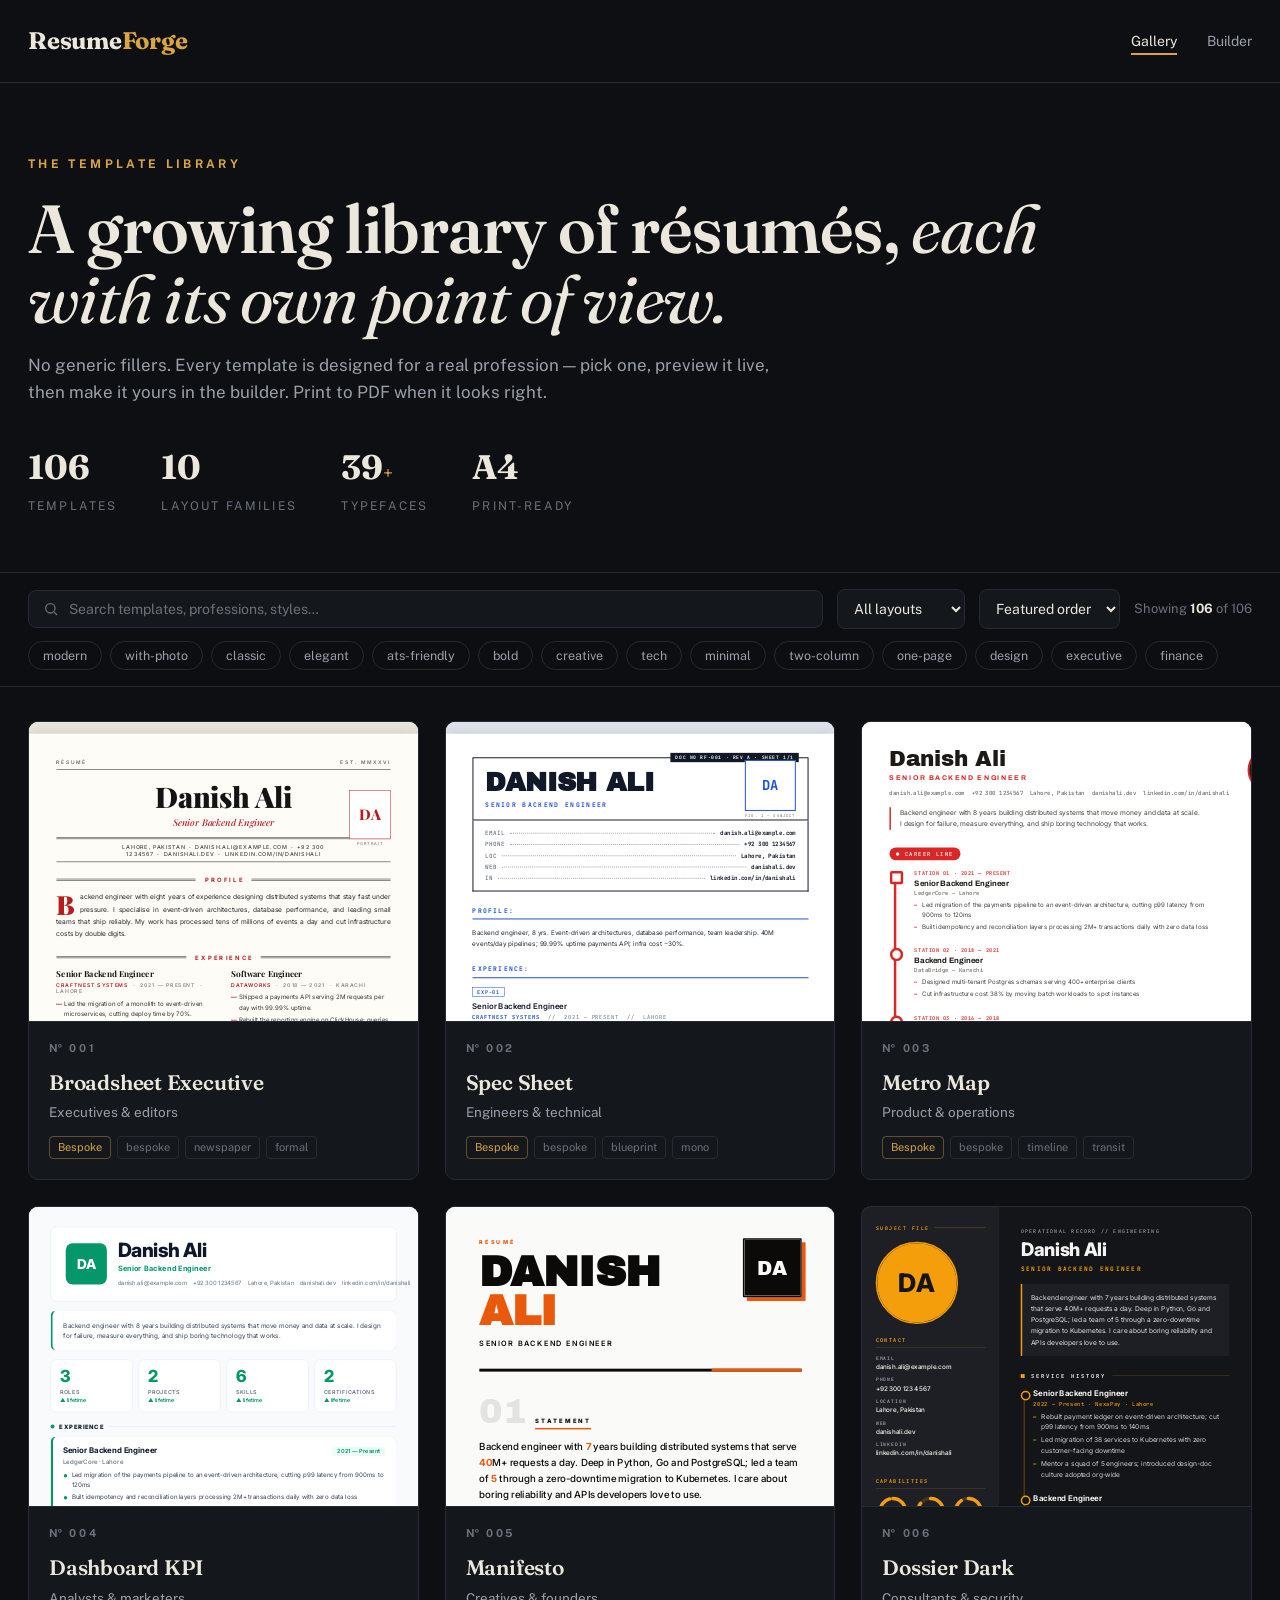
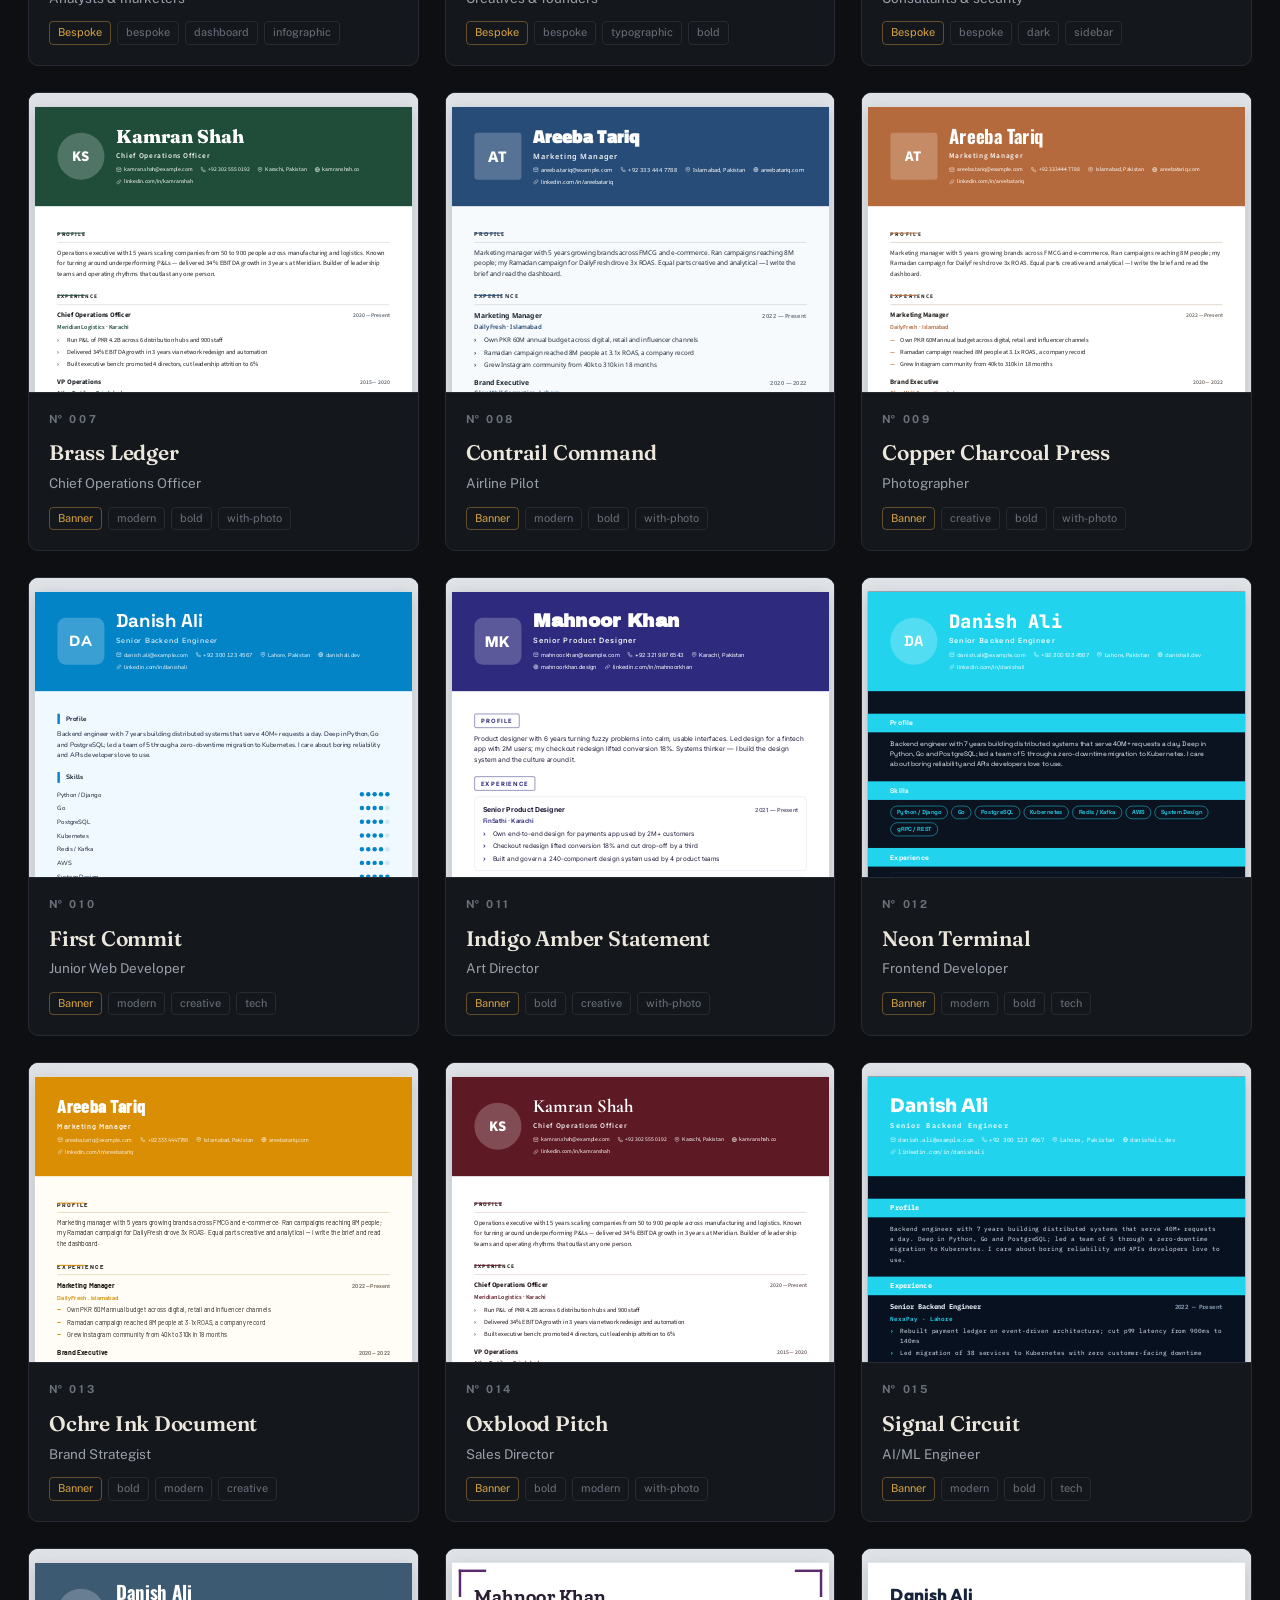
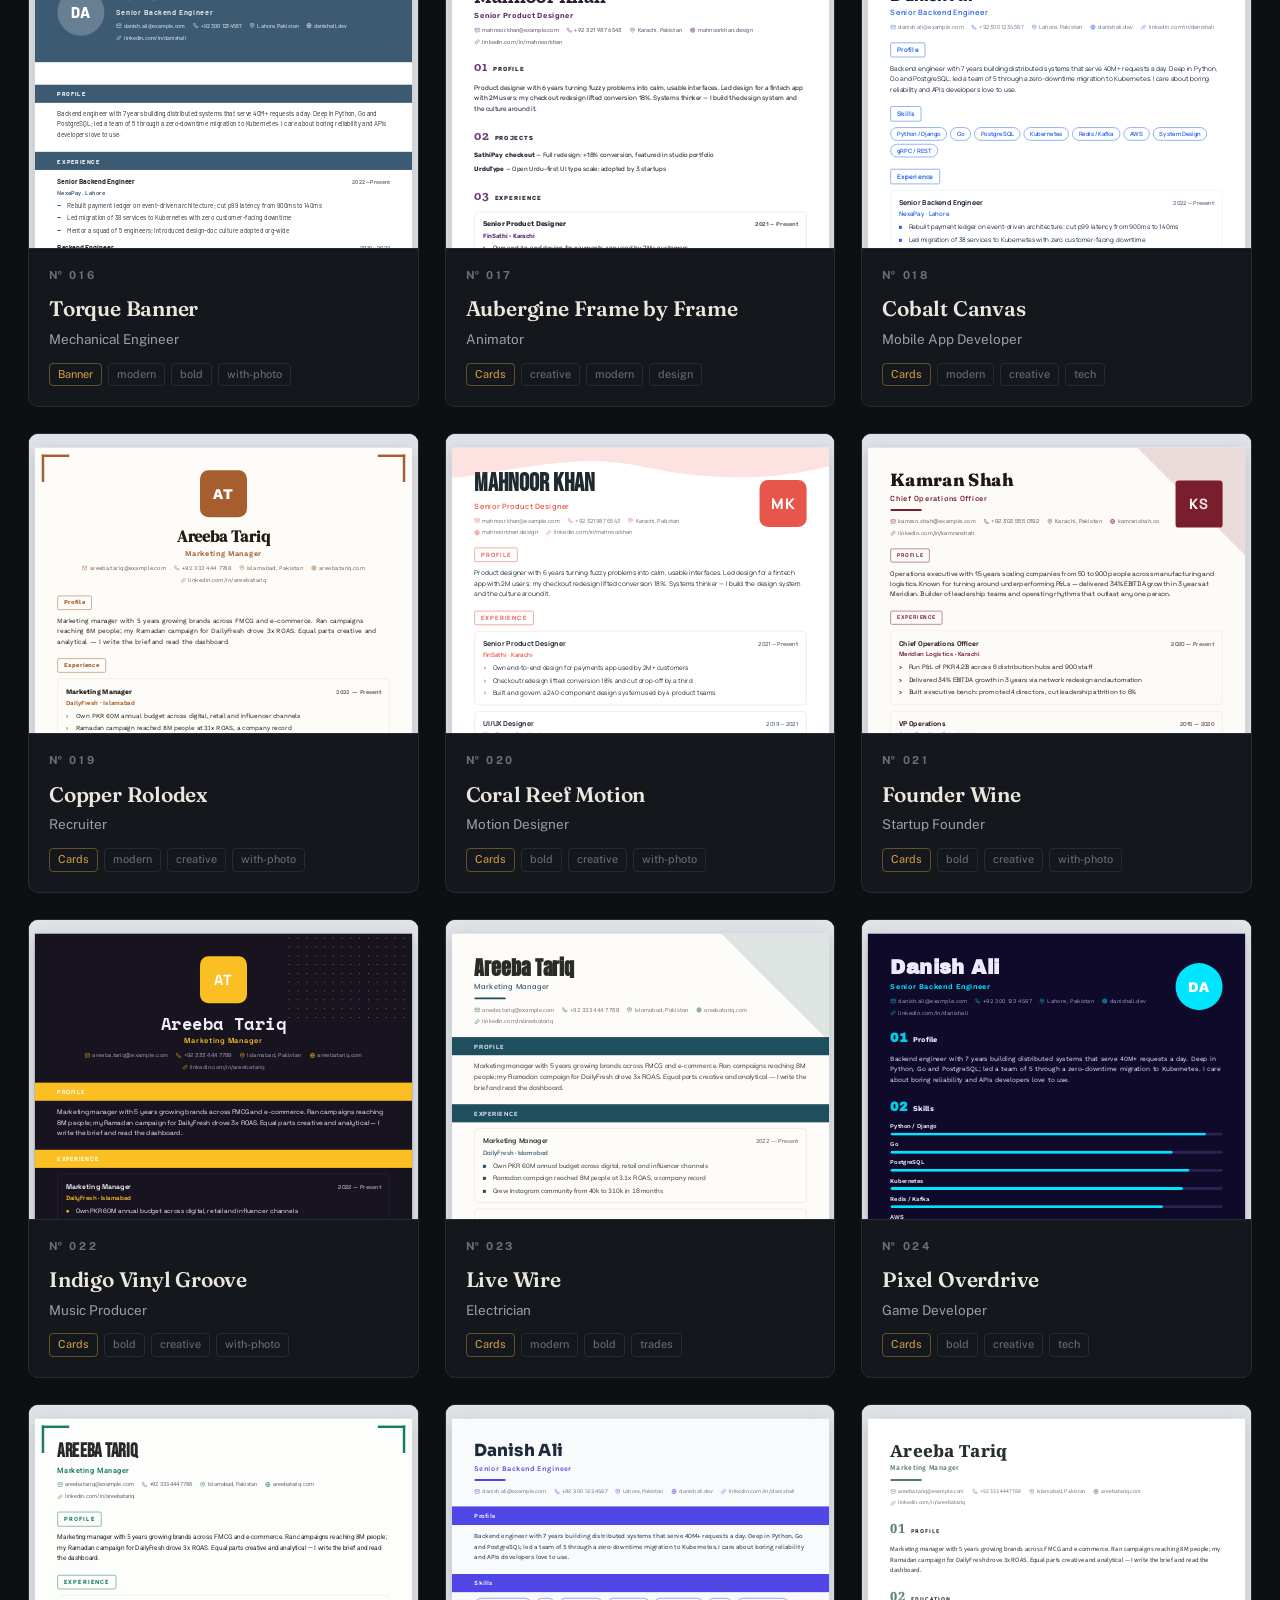
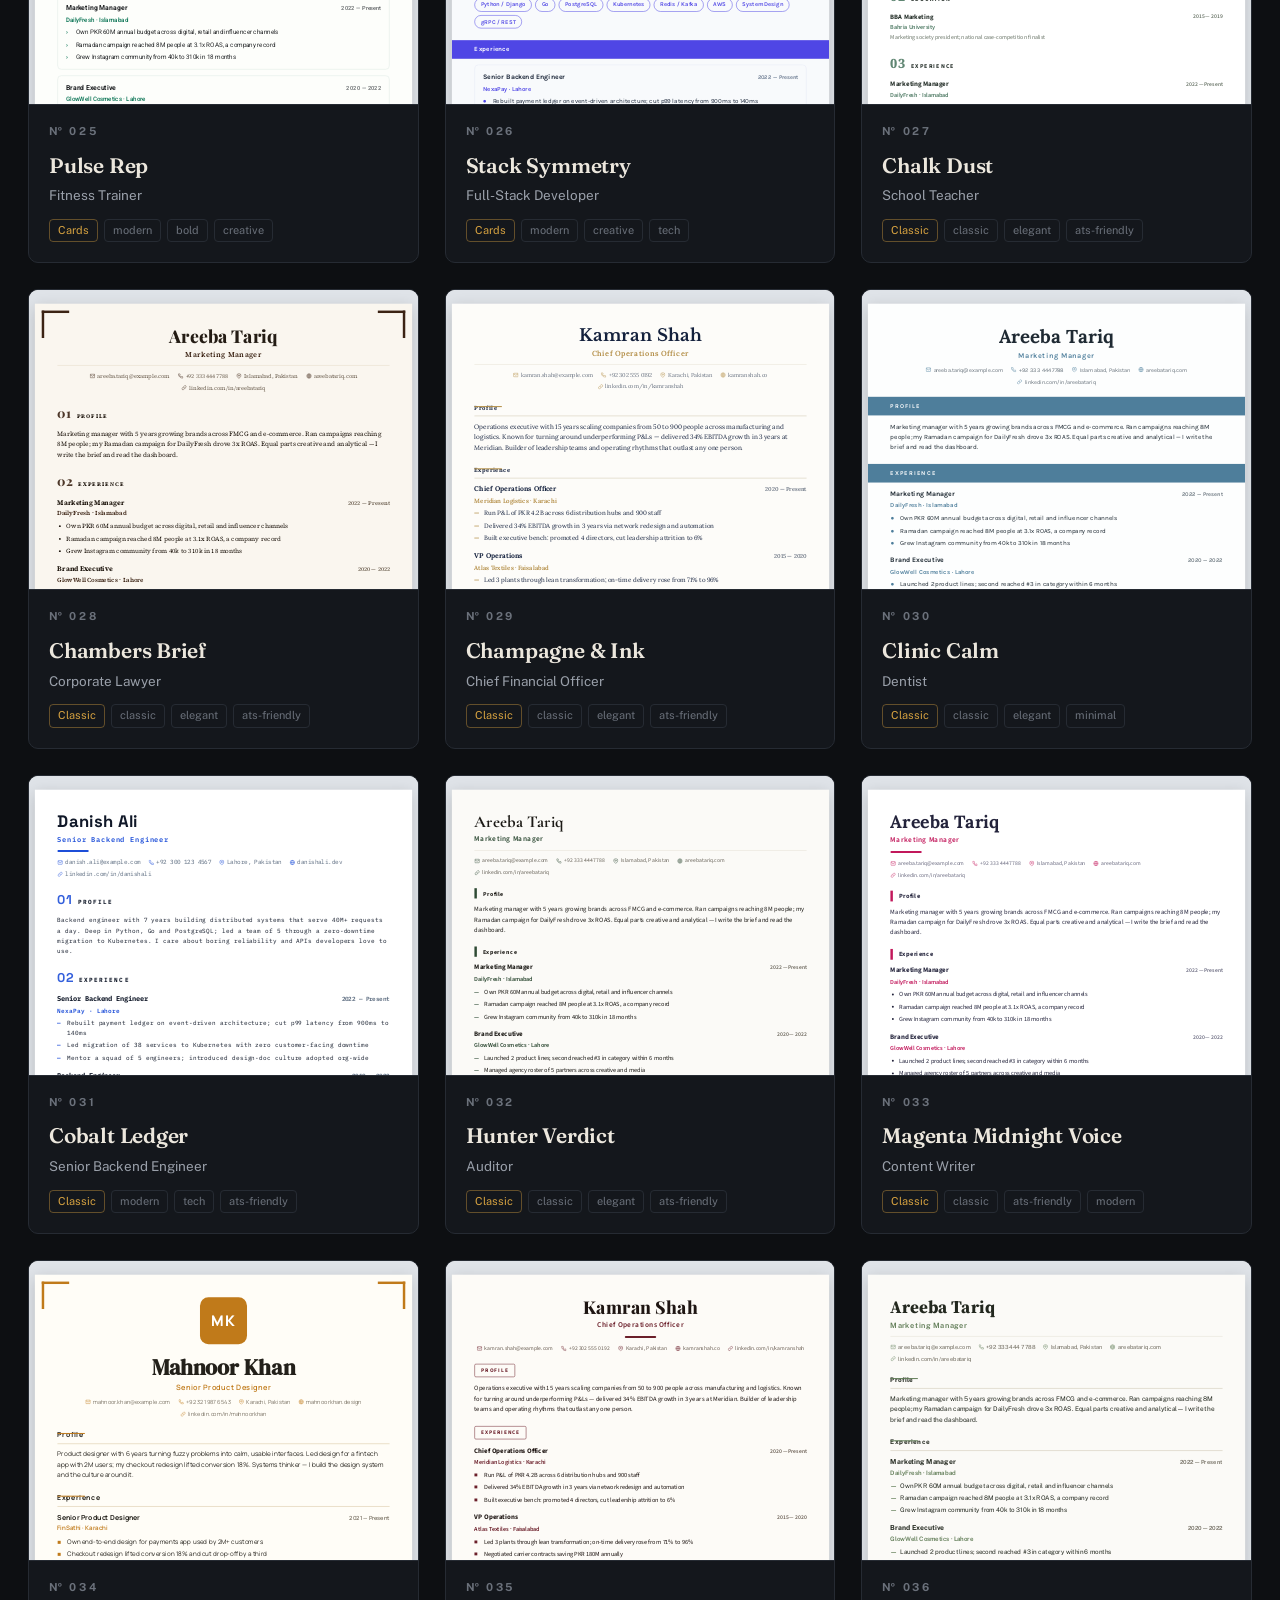
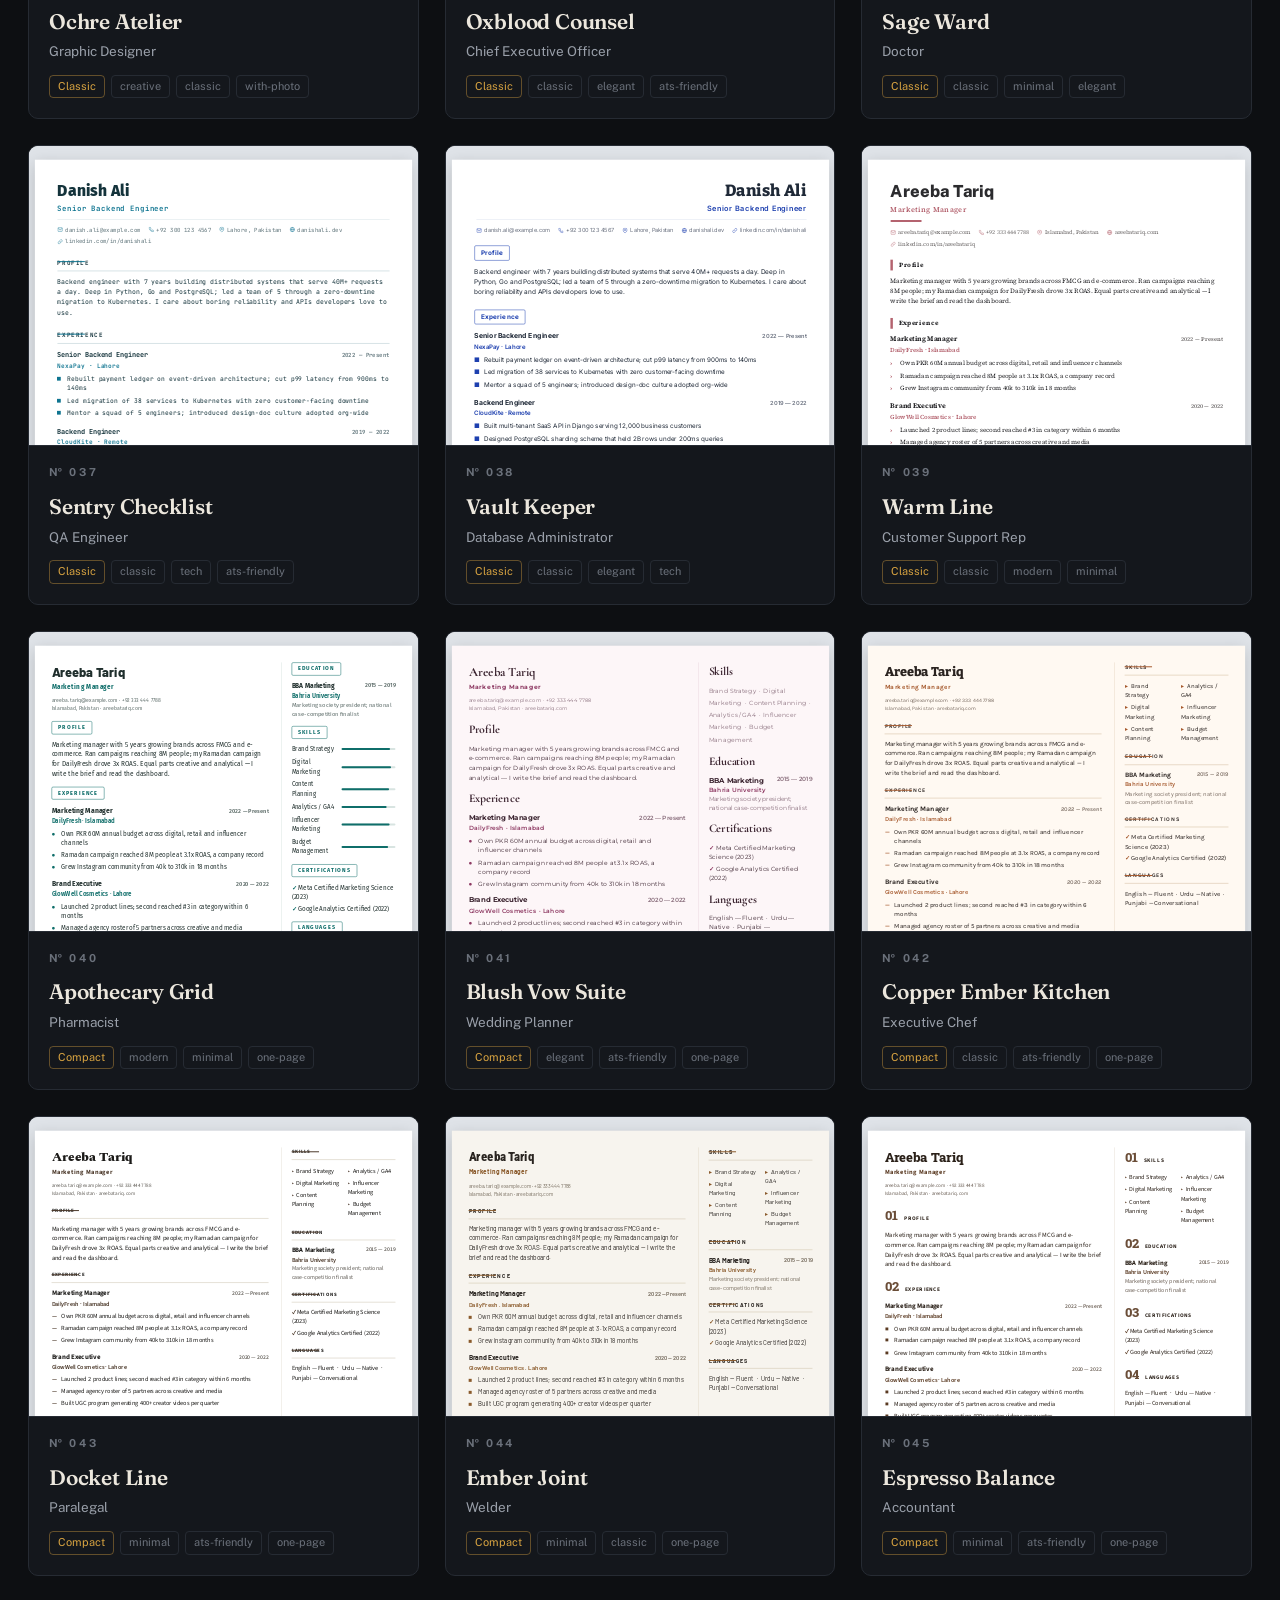
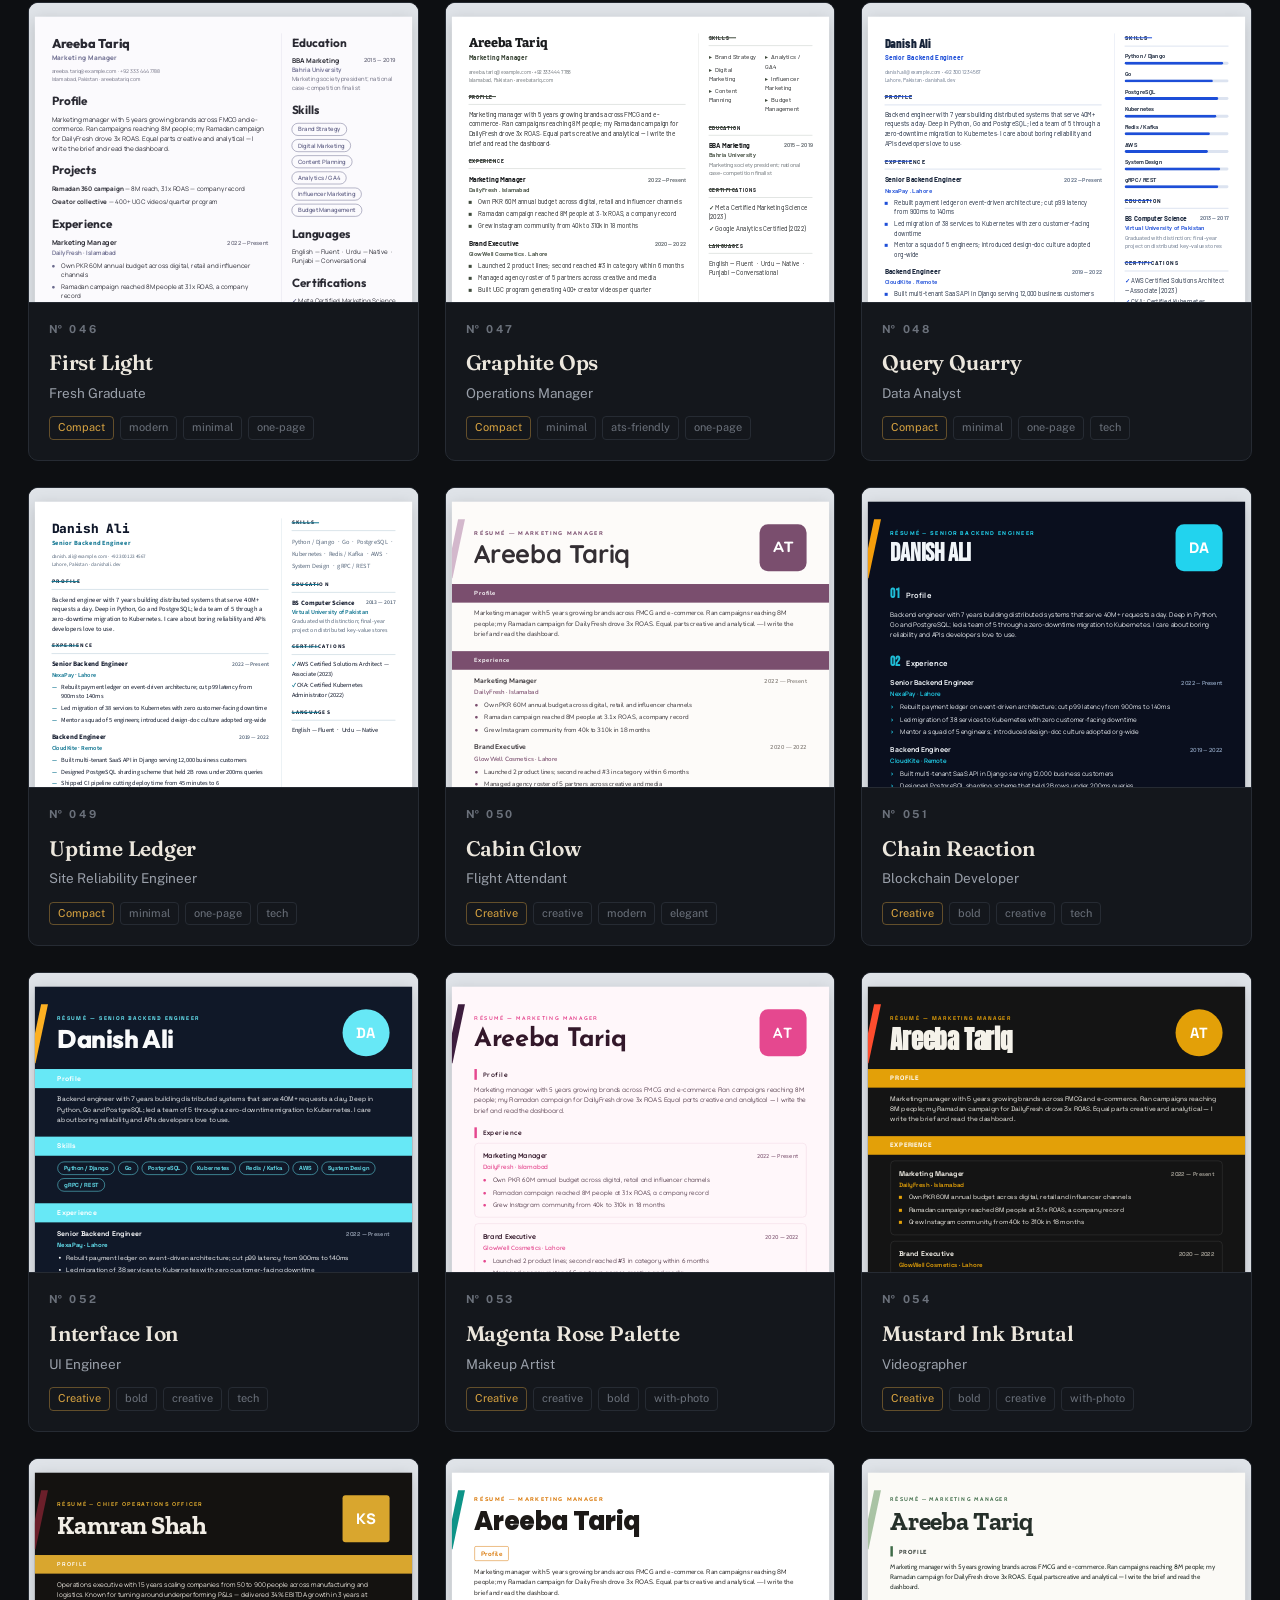
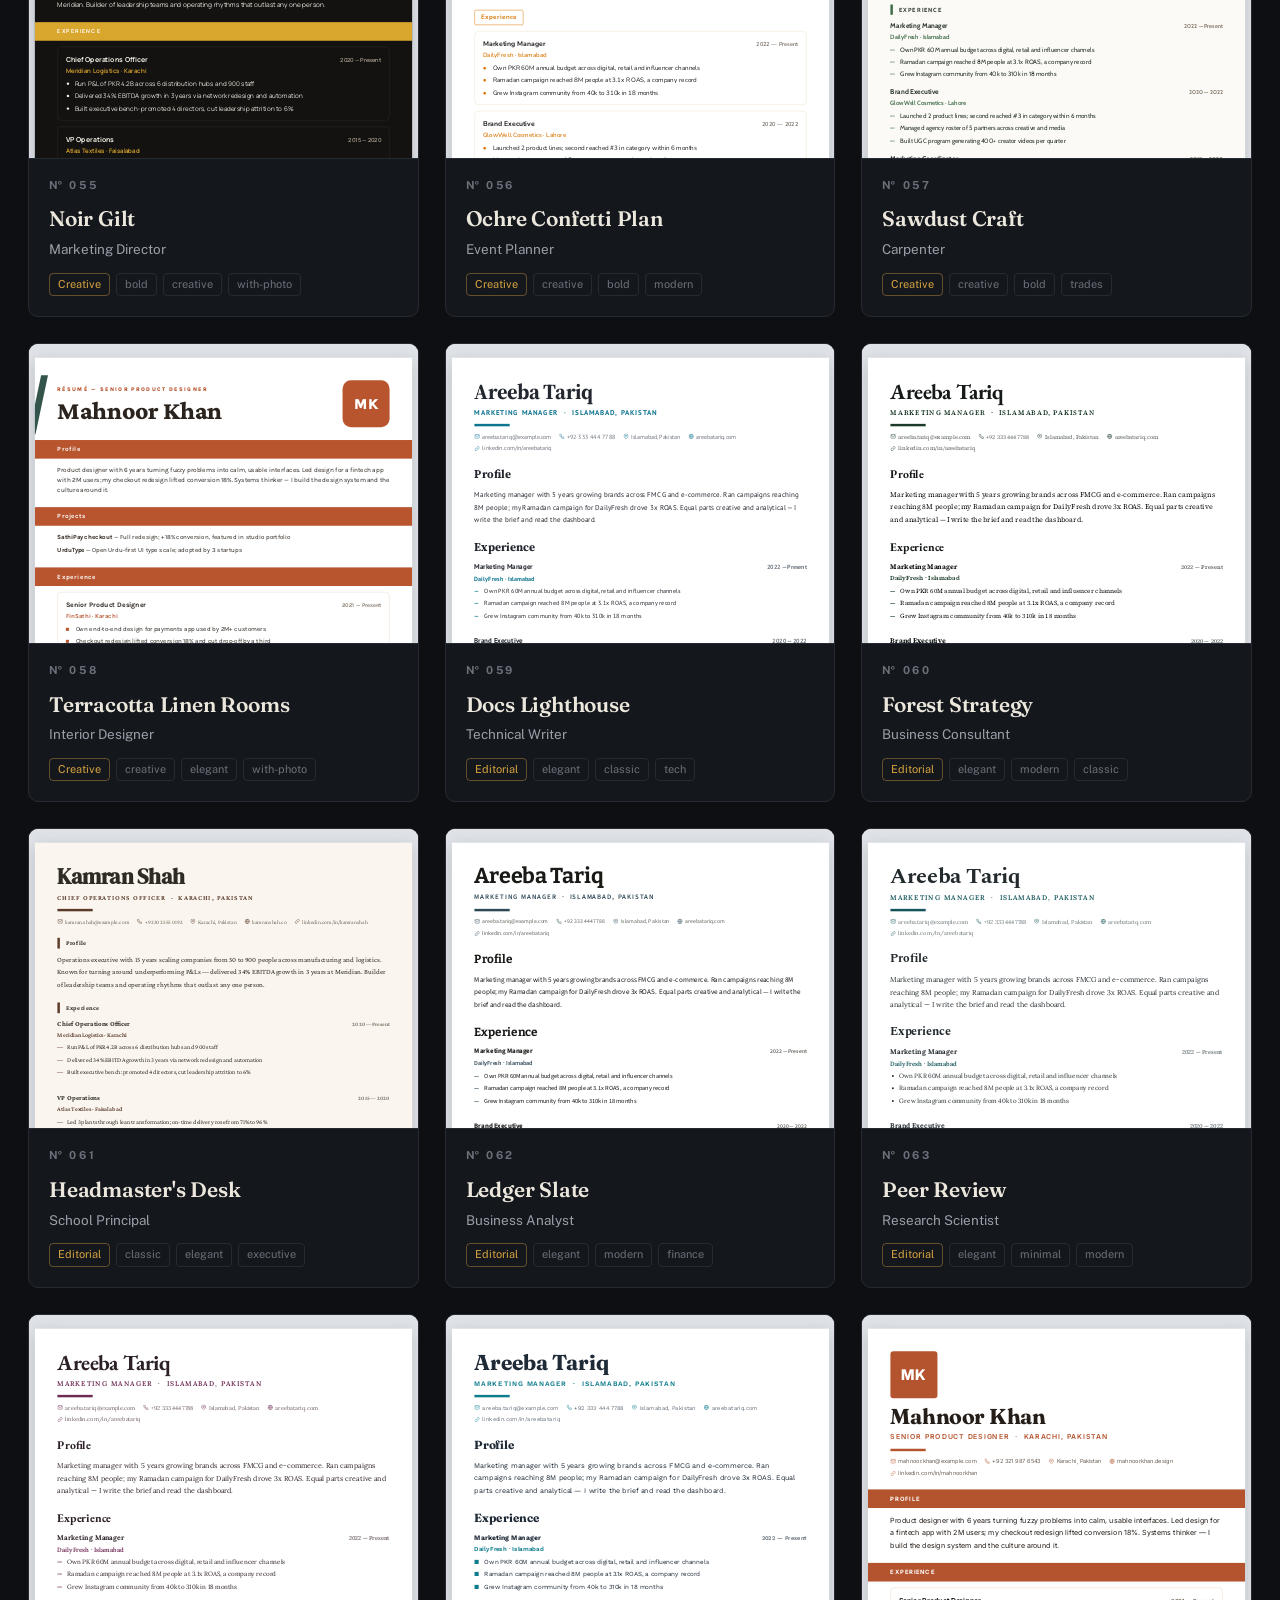
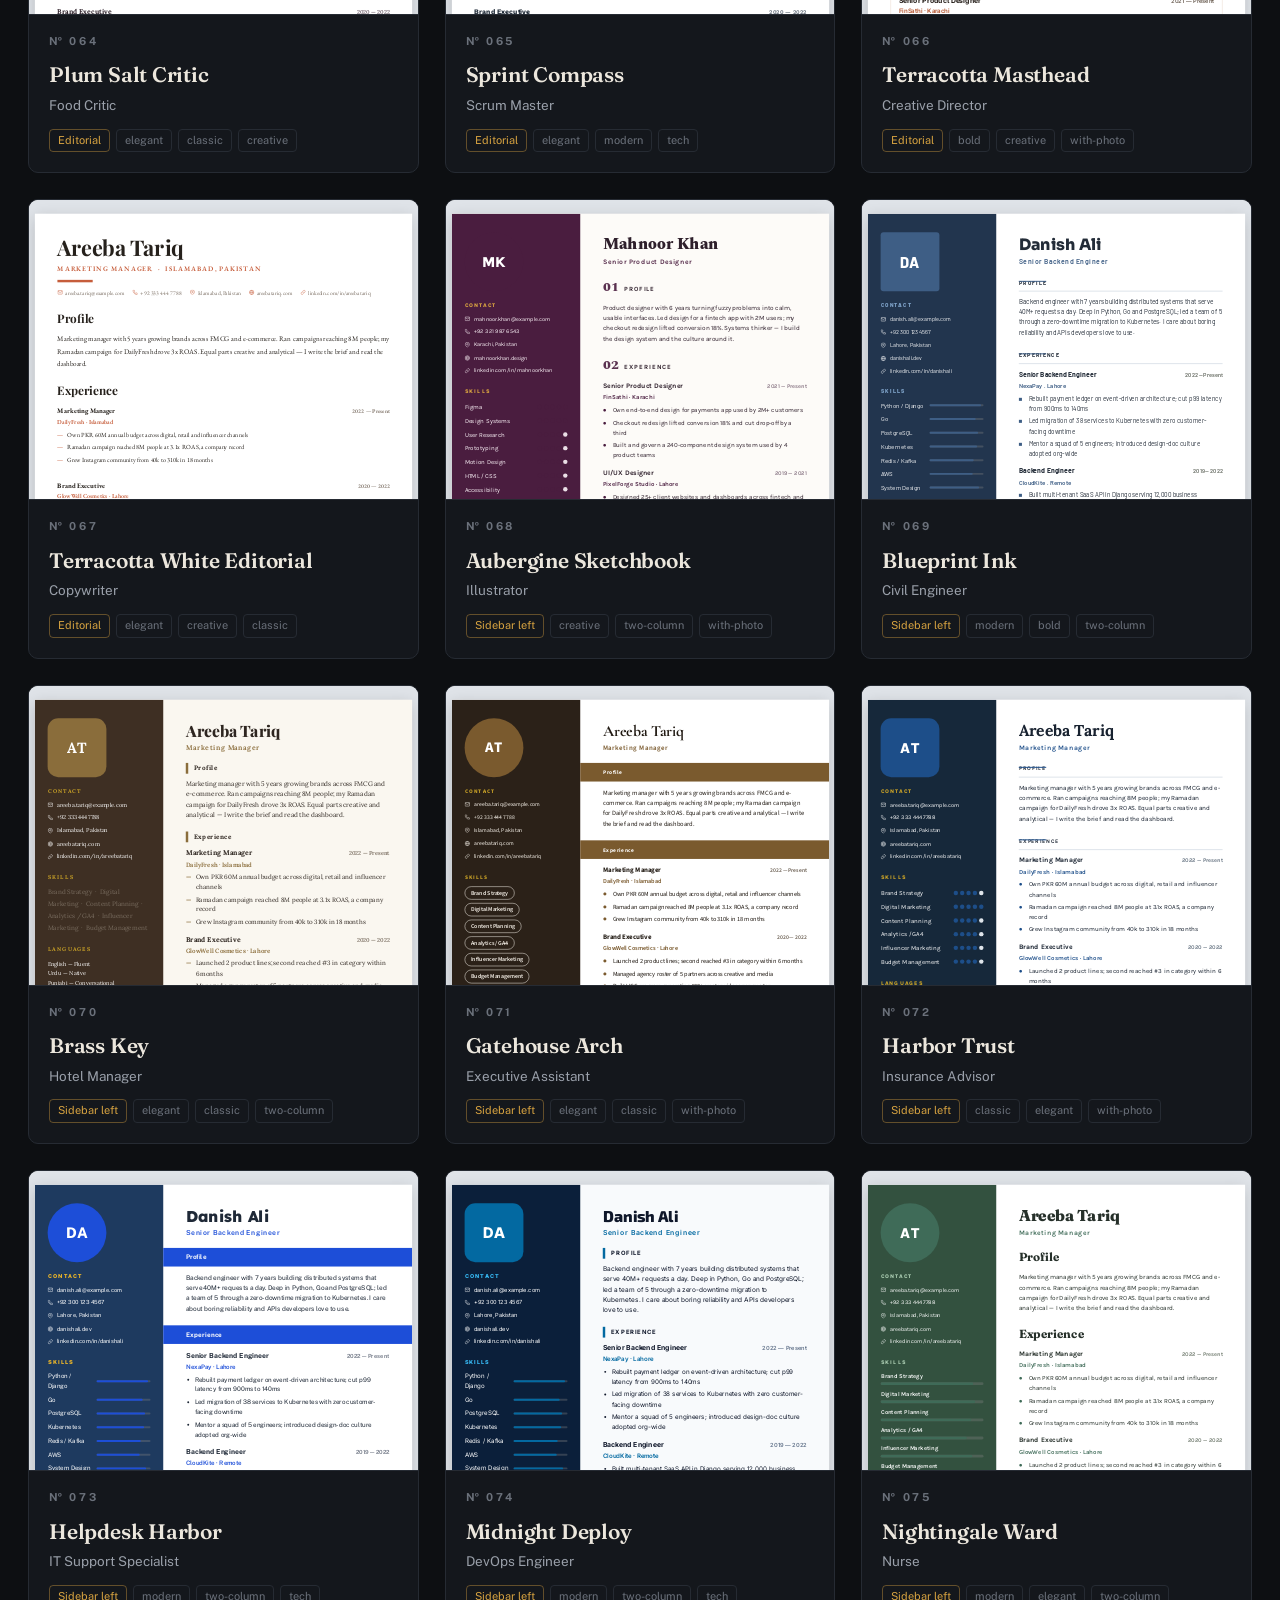
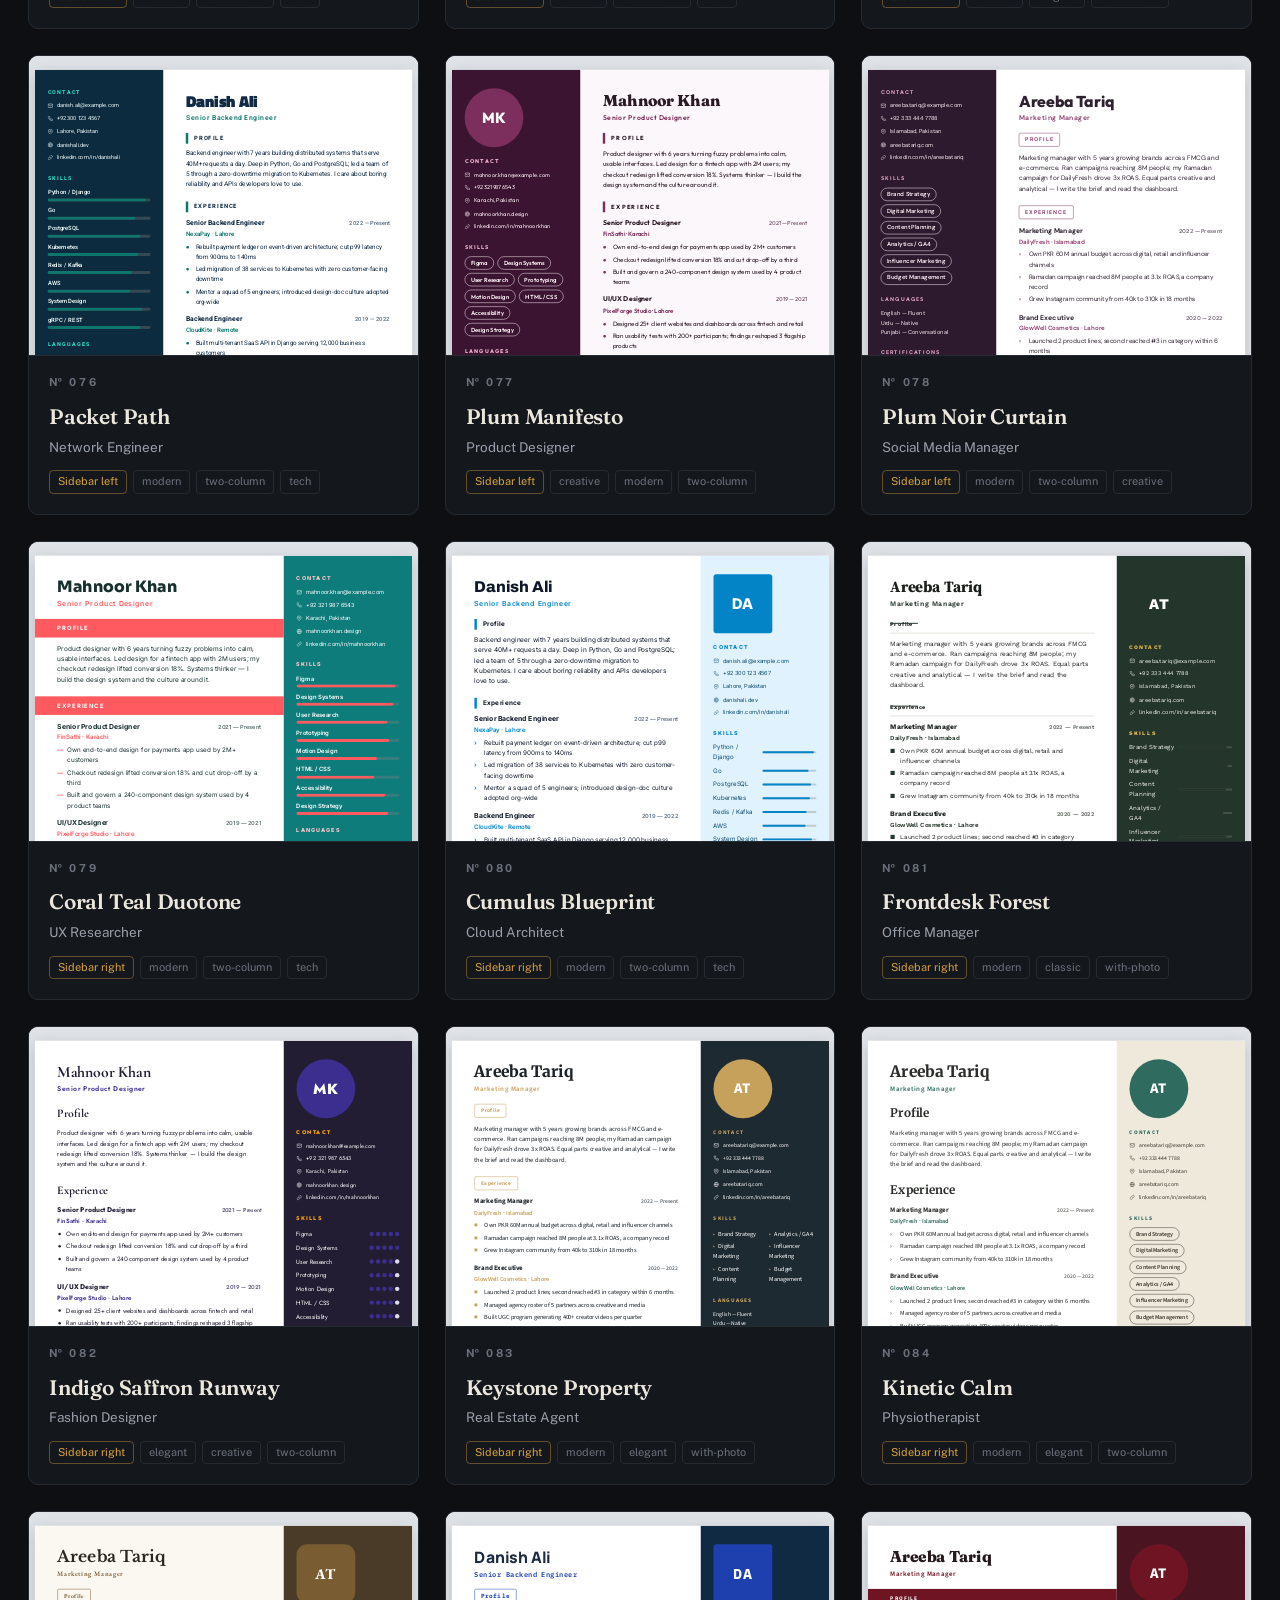
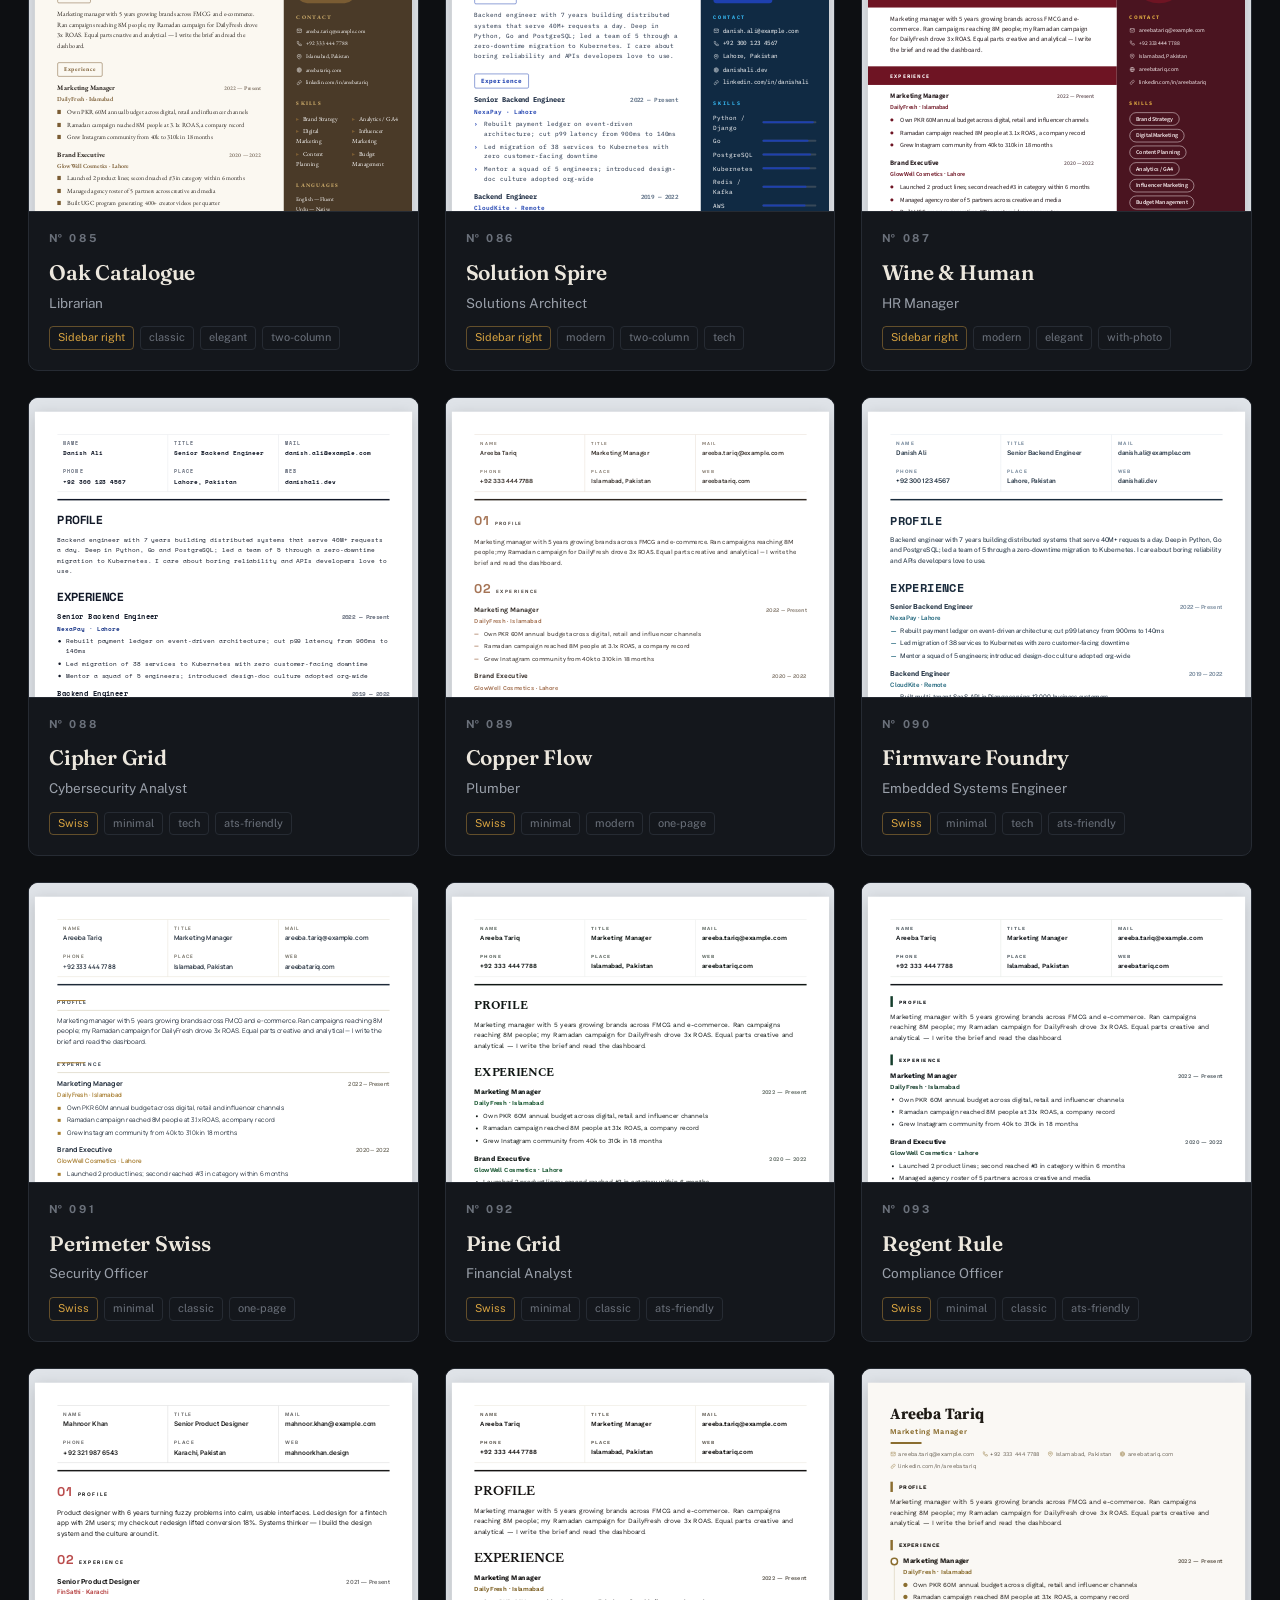
<file: docs/index.html>
<!DOCTYPE html>
<html lang="en">
<head>
<meta charset="utf-8">
<meta name="viewport" content="width=device-width, initial-scale=1">
<title>ResumeForge — Résumé Templates</title>
<meta name="description" content="Browse premium résumé templates, each with its own point of view. Preview any design, then build your résumé in the live builder.">
<link rel="preconnect" href="https://fonts.googleapis.com">
<link rel="preconnect" href="https://fonts.gstatic.com" crossorigin>
<link href="https://fonts.googleapis.com/css2?family=Fraunces:ital,wght@0,400;0,600;0,700;1,400&family=Public+Sans:wght@400;500;600;700&display=swap" rel="stylesheet">
<link rel="stylesheet" href="assets/styles.css">
</head>
<body>
<header class="site-head">
  <div class="wrap" style="display:flex;align-items:center;justify-content:space-between;width:100%">
    <a class="brand" href="index.html">Resume<em>Forge</em></a>
    <nav>
      <a href="index.html" class="active">Gallery</a>
      <a href="builder.html">Builder</a>
    </nav>
  </div>
</header>

<section class="hero">
  <div class="wrap">
    <div class="kicker">The template library</div>
    <h1>A growing library of résumés, <span class="it">each with its own point of view.</span></h1>
    <p class="lede">No generic fillers. Every template is designed for a real profession — pick one, preview it live, then make it yours in the builder. Print to PDF when it looks right.</p>
    <div class="stats">
      <div class="stat"><div class="n" id="statCount">…</div><div class="l">Templates</div></div>
      <div class="stat"><div class="n">10</div><div class="l">Layout families</div></div>
      <div class="stat"><div class="n">39<small>+</small></div><div class="l">Typefaces</div></div>
      <div class="stat"><div class="n">A4</div><div class="l">Print-ready</div></div>
    </div>
  </div>
</section>

<div class="controls">
  <div class="wrap">
    <div class="row">
      <label class="search">
        <svg viewBox="0 0 24 24" width="16" height="16" fill="none" stroke="currentColor" stroke-width="2"><circle cx="11" cy="11" r="7"/><path d="M21 21l-4.3-4.3"/></svg>
        <input id="q" type="search" placeholder="Search templates, professions, styles…" autocomplete="off">
      </label>
      <select id="layout" class="filter" aria-label="Filter by layout">
        <option value="">All layouts</option>
      </select>
      <select id="sort" class="filter" aria-label="Sort">
        <option value="featured">Featured order</option>
        <option value="az">Name A–Z</option>
      </select>
      <span class="count" id="count"></span>
    </div>
    <div class="chips" id="chips"></div>
  </div>
</div>

<main class="wrap">
  <div class="grid" id="grid"></div>
</main>

<footer class="site-foot">
  <div class="wrap" style="display:flex;justify-content:space-between;flex-wrap:wrap;gap:12px;width:100%">
    <span>ResumeForge — bespoke templates, one builder, zero subscriptions.</span>
    <span>Tip: open any template to edit it live.</span>
  </div>
</footer>

<script src="assets/samples.js"></script>
<script src="assets/renderer.js"></script>
<script src="assets/app.js"></script>
</body>
</html>
</file>
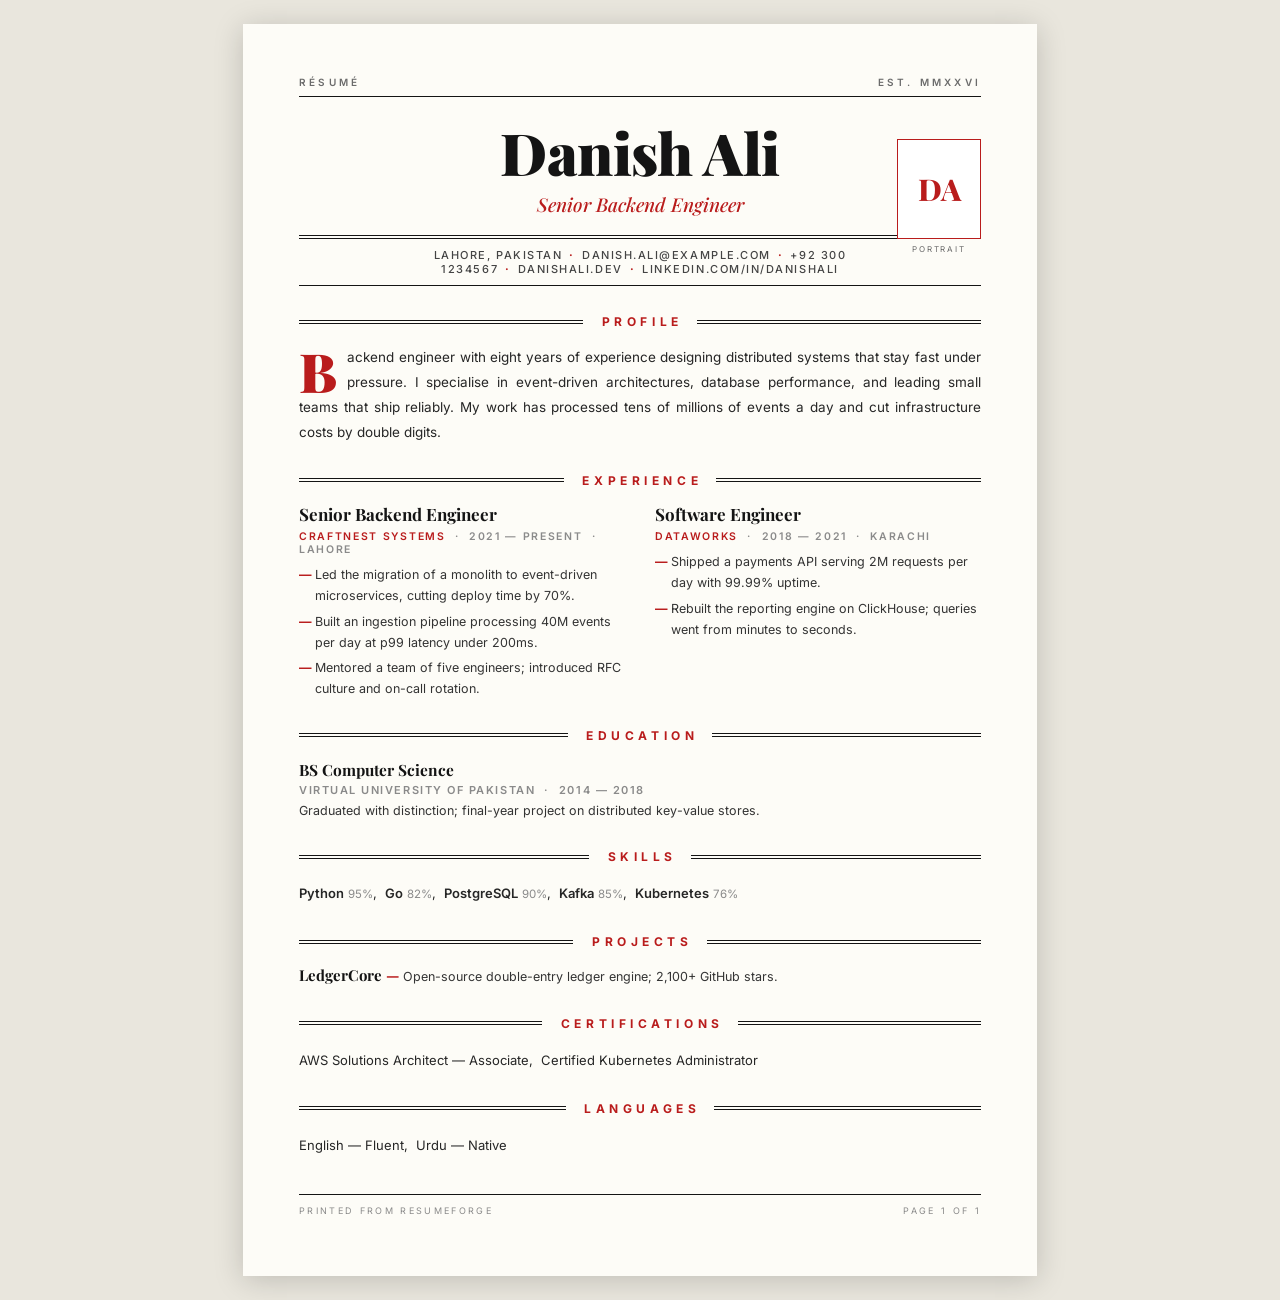
<file: docs/templates/broadsheet-executive/index.html>
<!DOCTYPE html>
<html lang="en">
<head>
<meta charset="UTF-8">
<meta name="viewport" content="width=device-width, initial-scale=1.0">
<title>Broadsheet Executive — Résumé</title>
<link rel="preconnect" href="https://fonts.googleapis.com">
<link rel="preconnect" href="https://fonts.gstatic.com" crossorigin>
<link href="https://fonts.googleapis.com/css2?family=Playfair+Display:ital,wght@0,500;0,700;0,800;0,900;1,500&family=Inter:wght@400;500;600;700&display=swap" rel="stylesheet">
<style>
  * { margin:0; padding:0; box-sizing:border-box; }
  @page { size:A4; margin:0; }
  html, body { background:#e9e6dd; }
  body { font-family:'Inter',sans-serif; display:flex; justify-content:center; padding:24px 0; }
  .page {
    width:794px; min-height:1123px; background:#FDFCF7; color:#141414;
    padding:52px 56px 60px; position:relative;
    box-shadow:0 4px 28px rgba(0,0,0,.18);
  }
  @media print { body{background:#fff;padding:0;display:block} .page{box-shadow:none} }

  /* ---- newspaper furniture ---- */
  .top-line {
    display:flex; justify-content:space-between;
    font-size:10px; font-weight:600; letter-spacing:.32em; text-transform:uppercase;
    color:#6b6b6b; border-bottom:1px solid #141414; padding-bottom:8px; margin-bottom:26px;
  }
  .masthead { text-align:center; position:relative; margin-bottom:18px; }
  .masthead h1 {
    font-family:'Playfair Display',serif; font-weight:900; font-size:58px;
    line-height:1; letter-spacing:-.01em; color:#141414;
  }
  .mast-sub {
    font-family:'Playfair Display',serif; font-style:italic; font-weight:500;
    font-size:19px; color:#B91C1C; margin-top:10px;
  }
  .press-photo {
    position:absolute; right:0; top:16px; width:84px; text-align:center;
  }
  .press-photo img, .press-photo .initials {
    width:84px; height:100px; object-fit:cover; display:block;
    border:1px solid #141414; background:#fff;
  }
  .press-photo .initials {
    display:flex; align-items:center; justify-content:center;
    font-family:'Playfair Display',serif; font-weight:800; font-size:30px;
    color:#B91C1C; border:1px solid #B91C1C;
  }
  .press-photo figcaption {
    font-size:8px; letter-spacing:.22em; text-transform:uppercase;
    color:#6b6b6b; margin-top:5px;
  }
  .dateline {
    border-top:4px double #141414; border-bottom:1px solid #141414;
    padding:9px 4px; text-align:center;
    font-size:11px; font-weight:500; letter-spacing:.14em; text-transform:uppercase;
    color:#444; margin-bottom:6px;
  }
  .dateline .sep { color:#B91C1C; margin:0 7px; font-weight:700; }

  /* ---- section kickers ---- */
  .kicker {
    display:flex; align-items:center; gap:14px; margin:28px 0 16px;
  }
  .kicker::before, .kicker::after {
    content:""; flex:1; border-top:4px double #141414;
  }
  .kicker span {
    font-size:12px; font-weight:700; letter-spacing:.38em; text-transform:uppercase;
    color:#B91C1C; white-space:nowrap; padding-left:.38em;
  }

  /* ---- summary with drop cap ---- */
  .summary {
    font-size:13.5px; line-height:1.85; color:#262626; text-align:justify;
    hyphens:auto; column-gap:0;
  }
  .summary::first-letter {
    font-family:'Playfair Display',serif; font-weight:900; font-size:54px;
    float:left; line-height:.82; padding:4px 10px 0 0; color:#B91C1C;
  }

  /* ---- experience in two columns ---- */
  .exp-cols { columns:2; column-gap:30px; }
  .job { break-inside:avoid; margin-bottom:20px; }
  .job .role {
    font-family:'Playfair Display',serif; font-weight:700; font-size:17px;
    line-height:1.25; color:#141414;
  }
  .job .meta {
    font-size:10.5px; font-weight:600; letter-spacing:.16em; text-transform:uppercase;
    color:#8a8a8a; margin:5px 0 8px;
  }
  .job .meta .co { color:#B91C1C; }
  .job ul { list-style:none; }
  .job li {
    font-size:12.5px; line-height:1.7; color:#333; padding-left:16px;
    position:relative; margin-bottom:4px; text-align:left;
  }
  .job li::before {
    content:"—"; position:absolute; left:0; color:#B91C1C; font-weight:700;
  }

  /* ---- education ---- */
  .edu { margin-bottom:14px; }
  .edu .deg {
    font-family:'Playfair Display',serif; font-weight:700; font-size:15.5px;
  }
  .edu .sch {
    font-size:11px; font-weight:600; letter-spacing:.14em; text-transform:uppercase;
    color:#8a8a8a; margin-top:3px;
  }
  .edu .det { font-size:12.5px; color:#333; margin-top:4px; line-height:1.65; }

  /* ---- comma lists ---- */
  .comma-list {
    font-size:13px; line-height:2; color:#262626;
  }
  .comma-list b { font-weight:600; }
  .comma-list .lvl { color:#8a8a8a; font-size:11.5px; }

  /* ---- projects ---- */
  .proj { margin-bottom:12px; }
  .proj .pname {
    font-family:'Playfair Display',serif; font-weight:700; font-size:15px;
    display:inline;
  }
  .proj .pname::after { content:" — "; color:#B91C1C; }
  .proj .pdet { font-size:12.5px; color:#333; display:inline; line-height:1.65; }

  /* ---- signature ---- */
  .sig-block { text-align:right; margin-top:30px; }
  .sig-block img { max-height:70px; max-width:240px; }
  .sig-block .sig-rule {
    width:200px; border-top:1px solid #141414; margin:4px 0 0 auto;
  }
  .sig-block .sig-cap {
    font-size:9px; letter-spacing:.28em; text-transform:uppercase; color:#8a8a8a;
    margin-top:5px;
  }
  .colophon {
    margin-top:36px; border-top:1px solid #141414; padding-top:10px;
    display:flex; justify-content:space-between;
    font-size:9px; letter-spacing:.26em; text-transform:uppercase; color:#8a8a8a;
  }
</style>
</head>
<body>
<div class="page" id="page"></div>
<script>
function esc(s){return String(s==null?"":s).replace(/[&<>"']/g,function(c){return{"&":"&amp;","<":"&lt;",">":"&gt;",'"':"&quot;","'":"&#39;"}[c];});}

function initials(name){
  var p=String(name||"").trim().split(/\s+/).filter(Boolean);
  return ((p[0]?p[0][0]:"")+(p[1]?p[1][0]:"")).toUpperCase()||"•";
}

function kicker(label){return '<div class="kicker"><span>'+esc(label)+'</span></div>';}

function contactLine(d){
  var bits=[];
  if(d.location)bits.push(esc(d.location));
  if(d.email)bits.push(esc(d.email));
  if(d.phone)bits.push(esc(d.phone));
  if(d.website)bits.push(esc(d.website));
  if(d.linkedin)bits.push(esc(d.linkedin));
  return bits.join('<span class="sep">·</span>');
}

function photoBlock(d){
  var inner = d.photoDataUrl
    ? '<img src="'+esc(d.photoDataUrl)+'" alt="Portrait">'
    : '<div class="initials">'+esc(initials(d.name))+'</div>';
  return '<figure class="press-photo">'+inner+'<figcaption>Portrait</figcaption></figure>';
}

function summarySec(d){
  if(!d.summary)return "";
  return kicker("Profile")+'<p class="summary">'+esc(d.summary)+'</p>';
}

function experienceSec(d){
  if(!d.experience||!d.experience.length)return "";
  var jobs=d.experience.map(function(j){
    var bullets=(j.bullets||[]).map(function(b){return '<li>'+esc(b)+'</li>';}).join("");
    var meta=[j.company?'<span class="co">'+esc(j.company)+'</span>':"",
              j.period?esc(j.period):"", j.location?esc(j.location):""]
              .filter(Boolean).join(" &nbsp;·&nbsp; ");
    return '<article class="job"><div class="role">'+esc(j.role||"")+'</div>'+
      (meta?'<div class="meta">'+meta+'</div>':"")+
      (bullets?'<ul>'+bullets+'</ul>':"")+'</article>';
  }).join("");
  return kicker("Experience")+'<div class="exp-cols">'+jobs+'</div>';
}

function educationSec(d){
  if(!d.education||!d.education.length)return "";
  var items=d.education.map(function(e){
    var sch=[e.school,e.period].filter(Boolean).map(esc).join(" &nbsp;·&nbsp; ");
    return '<div class="edu"><div class="deg">'+esc(e.degree||"")+'</div>'+
      (sch?'<div class="sch">'+sch+'</div>':"")+
      (e.detail?'<div class="det">'+esc(e.detail)+'</div>':"")+'</div>';
  }).join("");
  return kicker("Education")+items;
}

function skillsSec(d){
  if(!d.skills||!d.skills.length)return "";
  var list=d.skills.map(function(s){
    return '<b>'+esc(s.name)+'</b>'+(s.level!=null&&s.level!==""?' <span class="lvl">'+esc(s.level)+'%</span>':"");
  }).join(", &nbsp;");
  return kicker("Skills")+'<p class="comma-list">'+list+'</p>';
}

function projectsSec(d){
  if(!d.projects||!d.projects.length)return "";
  var items=d.projects.map(function(p){
    return '<div class="proj"><span class="pname">'+esc(p.name)+'</span>'+
      '<span class="pdet">'+esc(p.detail||"")+'</span></div>';
  }).join("");
  return kicker("Projects")+items;
}

function certsSec(d){
  if(!d.certifications||!d.certifications.length)return "";
  return kicker("Certifications")+'<p class="comma-list">'+d.certifications.map(esc).join(", &nbsp;")+'</p>';
}

function langsSec(d){
  if(!d.languages||!d.languages.length)return "";
  return kicker("Languages")+'<p class="comma-list">'+d.languages.map(esc).join(", &nbsp;")+'</p>';
}

function sigBlock(d){
  if(!d.signatureDataUrl)return "";
  return '<div class="sig-block"><img src="'+esc(d.signatureDataUrl)+'" alt="Signature">'+
    '<div class="sig-rule"></div><div class="sig-cap">Signed</div></div>';
}

window.renderResume=function(d){
  d=d||{};
  if(!d.name)d.name="Your Name";
  var html=
    '<div class="top-line"><span>Résumé</span><span>Est. MMXXVI</span></div>'+
    '<header class="masthead">'+photoBlock(d)+
      '<h1>'+esc(d.name)+'</h1>'+
      (d.title?'<div class="mast-sub">'+esc(d.title)+'</div>':"")+
    '</header>'+
    '<div class="dateline">'+contactLine(d)+'</div>'+
    summarySec(d)+experienceSec(d)+educationSec(d)+skillsSec(d)+
    projectsSec(d)+certsSec(d)+langsSec(d)+
    sigBlock(d)+
    '<div class="colophon"><span>Printed from ResumeForge</span><span>Page 1 of 1</span></div>';
  document.getElementById("page").innerHTML=html;
};

var DEFAULT_DATA={
  name:"Danish Ali",title:"Senior Backend Engineer",
  email:"danish.ali@example.com",phone:"+92 300 1234567",location:"Lahore, Pakistan",
  website:"danishali.dev",linkedin:"linkedin.com/in/danishali",
  summary:"Backend engineer with eight years of experience designing distributed systems that stay fast under pressure. I specialise in event-driven architectures, database performance, and leading small teams that ship reliably. My work has processed tens of millions of events a day and cut infrastructure costs by double digits.",
  experience:[
    {role:"Senior Backend Engineer",company:"CraftNest Systems",period:"2021 — Present",location:"Lahore",
     bullets:["Led the migration of a monolith to event-driven microservices, cutting deploy time by 70%.","Built an ingestion pipeline processing 40M events per day at p99 latency under 200ms.","Mentored a team of five engineers; introduced RFC culture and on-call rotation."]},
    {role:"Software Engineer",company:"DataWorks",period:"2018 — 2021",location:"Karachi",
     bullets:["Shipped a payments API serving 2M requests per day with 99.99% uptime.","Rebuilt the reporting engine on ClickHouse; queries went from minutes to seconds."]}
  ],
  education:[
    {degree:"BS Computer Science",school:"Virtual University of Pakistan",period:"2014 — 2018",detail:"Graduated with distinction; final-year project on distributed key-value stores."}
  ],
  skills:[{name:"Python",level:95},{name:"Go",level:82},{name:"PostgreSQL",level:90},{name:"Kafka",level:85},{name:"Kubernetes",level:76}],
  projects:[{name:"LedgerCore",detail:"Open-source double-entry ledger engine; 2,100+ GitHub stars."}],
  certifications:["AWS Solutions Architect — Associate","Certified Kubernetes Administrator"],
  languages:["English — Fluent","Urdu — Native"],
  photoDataUrl:"",signatureDataUrl:""
};

document.addEventListener("DOMContentLoaded",function(){window.renderResume(DEFAULT_DATA);});
</script>
</body>
</html>
</file>
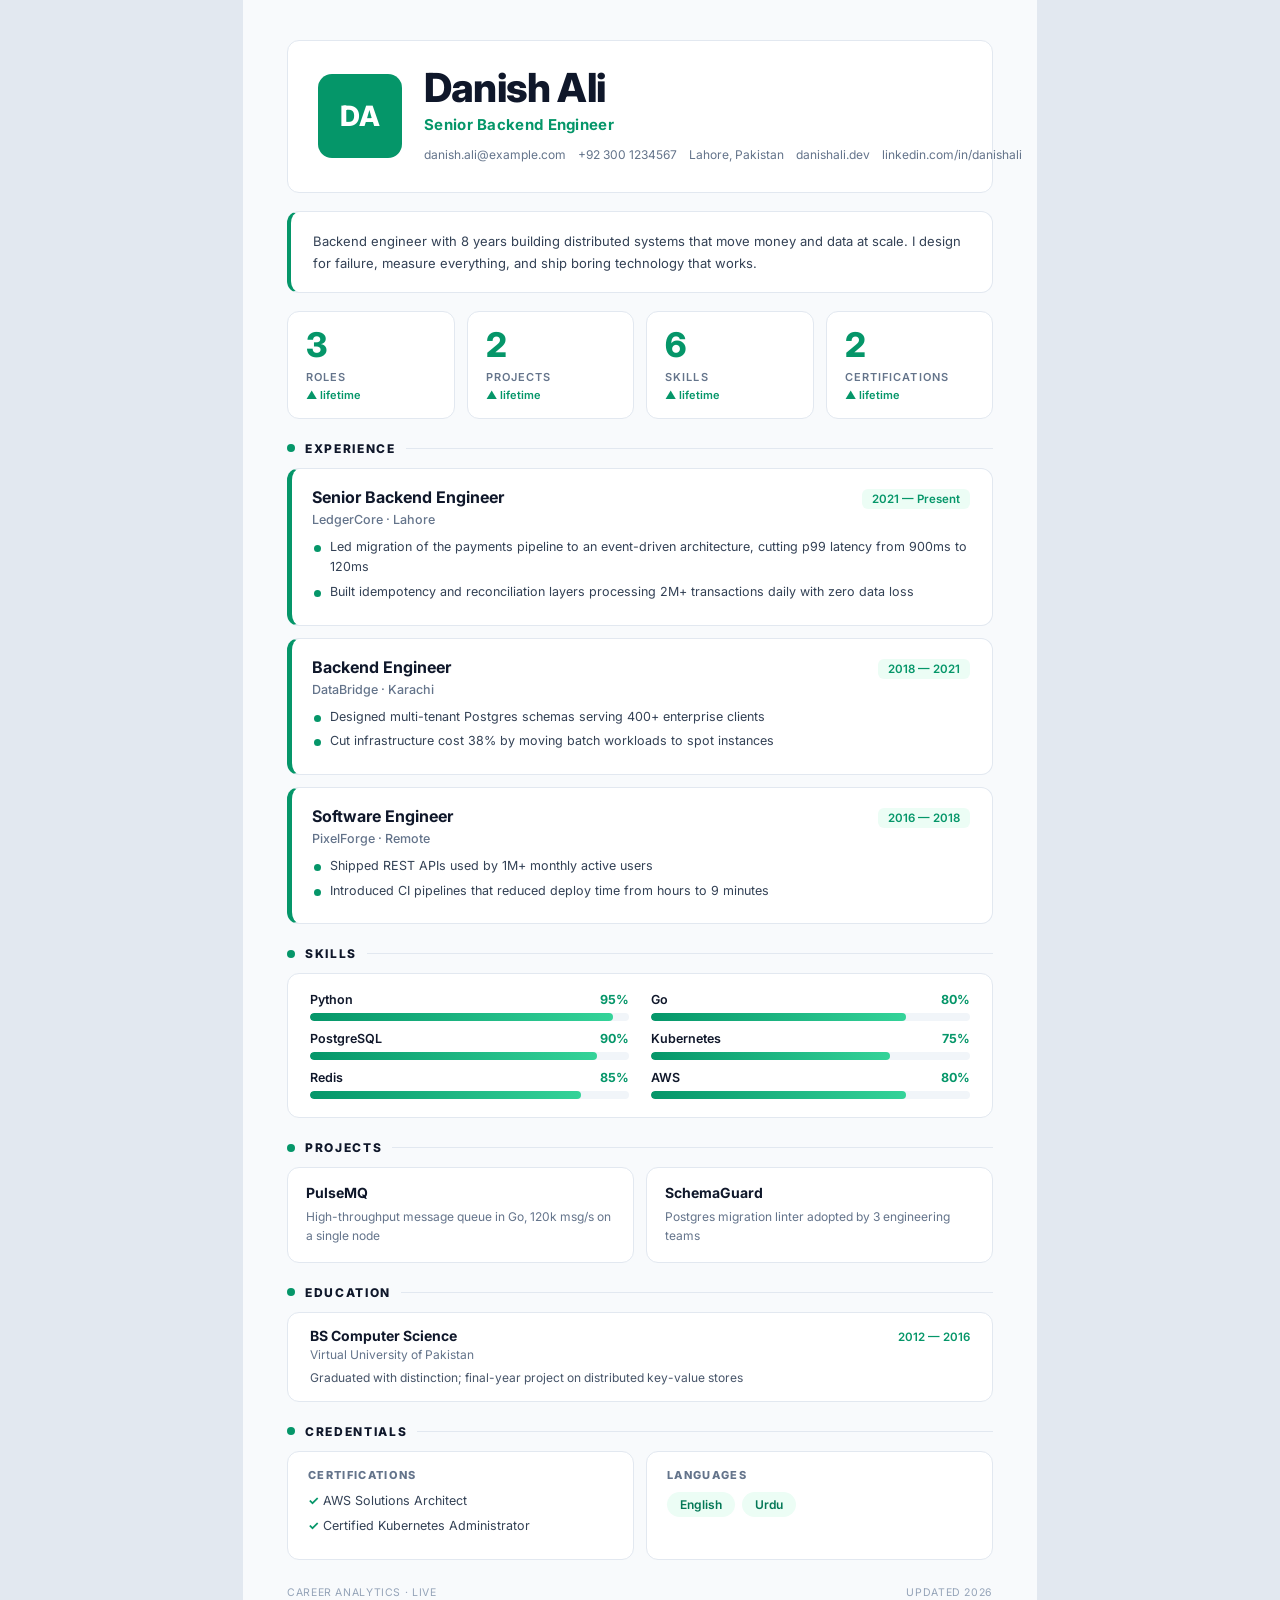
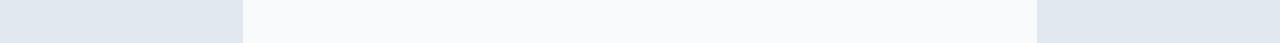
<file: docs/templates/dashboard-kpi/index.html>
<!DOCTYPE html>
<html lang="en">
<head>
<meta charset="UTF-8">
<meta name="viewport" content="width=device-width, initial-scale=1.0">
<title>KPI Dashboard — Resume</title>
<link rel="preconnect" href="https://fonts.googleapis.com">
<link rel="preconnect" href="https://fonts.gstatic.com" crossorigin>
<link href="https://fonts.googleapis.com/css2?family=Inter:wght@400;500;600;700;800&display=swap" rel="stylesheet">
<style>
  * { margin: 0; padding: 0; box-sizing: border-box; }
  @page { size: A4; margin: 0; }
  html, body { background: #E2E8F0; }
  body { font-family: 'Inter', sans-serif; color: #0F172A; -webkit-print-color-adjust: exact; print-color-adjust: exact; }
  .page { width: 794px; min-height: 1123px; margin: 0 auto; background: #F8FAFC; padding: 40px 44px 44px; position: relative; }

  .card { background: #fff; border: 1px solid #E2E8F0; border-radius: 12px; }

  /* ---------- header card ---------- */
  .hdr { padding: 26px 30px; display: flex; gap: 22px; align-items: center; margin-bottom: 18px; }
  .avatar { width: 84px; height: 84px; flex: none; border-radius: 14px; background: #059669; color: #fff; display: flex; align-items: center; justify-content: center; font-weight: 800; font-size: 28px; overflow: hidden; }
  .avatar img { width: 100%; height: 100%; object-fit: cover; display: block; }
  .hdr-text { flex: 1; }
  .name { font-size: 40px; font-weight: 800; letter-spacing: -0.02em; line-height: 1.05; }
  .title { font-size: 15px; font-weight: 700; color: #059669; margin-top: 6px; letter-spacing: 0.02em; }
  .contact { font-size: 12px; color: #64748B; margin-top: 10px; line-height: 1.8; }
  .contact span { margin-right: 12px; white-space: nowrap; }

  .summary { padding: 18px 22px; font-size: 13px; line-height: 1.7; color: #334155; margin-bottom: 18px; border-left: 4px solid #059669; }

  /* ---------- KPI row ---------- */
  .kpis { display: grid; grid-template-columns: repeat(4, 1fr); gap: 12px; margin-bottom: 18px; }
  .kpi { padding: 16px 18px; }
  .kpi-num { font-size: 34px; font-weight: 800; color: #0F172A; letter-spacing: -0.02em; line-height: 1; }
  .kpi-num em { font-style: normal; color: #059669; }
  .kpi-label { font-size: 11px; font-weight: 600; letter-spacing: 0.1em; text-transform: uppercase; color: #64748B; margin-top: 8px; }
  .kpi-delta { font-size: 11px; font-weight: 600; color: #059669; margin-top: 4px; }

  .sec-h { font-size: 12px; font-weight: 800; letter-spacing: 0.14em; text-transform: uppercase; color: #0F172A; margin: 22px 0 12px; display: flex; align-items: center; gap: 10px; }
  .sec-h::after { content: ""; flex: 1; height: 1px; background: #E2E8F0; }
  .sec-h .dot { width: 8px; height: 8px; border-radius: 50%; background: #059669; flex: none; }

  /* ---------- experience cards ---------- */
  .job { padding: 18px 22px 18px 20px; border-left: 5px solid #059669; margin-bottom: 12px; }
  .job-top { display: flex; justify-content: space-between; align-items: baseline; gap: 12px; }
  .role { font-size: 16px; font-weight: 700; }
  .period { font-size: 11.5px; font-weight: 600; color: #059669; background: #ECFDF5; border-radius: 6px; padding: 3px 10px; white-space: nowrap; }
  .co { font-size: 12.5px; color: #64748B; font-weight: 500; margin-top: 3px; }
  .bullets { list-style: none; margin-top: 10px; }
  .bullets li { font-size: 12.5px; line-height: 1.65; color: #334155; padding-left: 18px; position: relative; margin-bottom: 4px; }
  .bullets li::before { content: ""; position: absolute; left: 2px; top: 8px; width: 7px; height: 7px; border-radius: 50%; background: #059669; }

  /* ---------- skills dashboard ---------- */
  .skills-grid { display: grid; grid-template-columns: 1fr 1fr; gap: 10px 22px; padding: 18px 22px; }
  .skill .s-top { display: flex; justify-content: space-between; font-size: 12.5px; font-weight: 600; margin-bottom: 6px; }
  .skill .s-top .pct { color: #059669; font-weight: 700; }
  .bar { height: 8px; border-radius: 4px; background: #F1F5F9; overflow: hidden; }
  .bar i { display: block; height: 100%; border-radius: 4px; background: linear-gradient(90deg, #059669, #34D399); }

  /* ---------- projects ---------- */
  .projs { display: grid; grid-template-columns: 1fr 1fr; gap: 12px; }
  .proj { padding: 16px 18px; }
  .proj .p-name { font-size: 14px; font-weight: 700; }
  .proj .p-detail { font-size: 12px; color: #64748B; line-height: 1.6; margin-top: 6px; }

  /* ---------- education rows ---------- */
  .edu-row { display: flex; justify-content: space-between; gap: 16px; padding: 14px 22px; margin-bottom: 8px; align-items: baseline; }
  .edu-row .deg { font-size: 14px; font-weight: 700; }
  .edu-row .sch { font-size: 12px; color: #64748B; margin-top: 3px; }
  .edu-row .per { font-size: 11.5px; font-weight: 600; color: #059669; white-space: nowrap; }
  .edu-row .det { font-size: 12px; color: #475569; margin-top: 6px; line-height: 1.6; }

  /* ---------- bottom row: certs + languages ---------- */
  .bottom { display: grid; grid-template-columns: 1fr 1fr; gap: 12px; margin-top: 4px; }
  .mini { padding: 16px 20px; }
  .mini-h { font-size: 11px; font-weight: 800; letter-spacing: 0.12em; text-transform: uppercase; color: #64748B; margin-bottom: 10px; }
  .mini-item { font-size: 12.5px; color: #334155; margin-bottom: 7px; line-height: 1.5; }
  .mini-item b { color: #059669; }
  .lang-pills { display: flex; flex-wrap: wrap; gap: 7px; }
  .lang-pill { font-size: 12px; font-weight: 600; background: #ECFDF5; color: #047857; border-radius: 999px; padding: 5px 13px; }

  .sig { position: absolute; right: 44px; bottom: 36px; text-align: right; }
  .sig img { max-height: 60px; max-width: 220px; }
  .foot { margin-top: 26px; font-size: 10.5px; color: #94A3B8; letter-spacing: 0.06em; display: flex; justify-content: space-between; }
  @media print { html, body { background: #fff; } .page { margin: 0; } }
</style>
</head>
<body>
<div class="page" id="page"></div>
<script>
function esc(s) {
  return String(s == null ? "" : s)
    .replace(/&/g, "&amp;").replace(/</g, "&lt;").replace(/>/g, "&gt;")
    .replace(/"/g, "&quot;").replace(/'/g, "&#39;");
}
function initials(name) {
  const p = String(name || "").trim().split(/\s+/).filter(Boolean);
  return ((p[0] ? p[0][0] : "Y") + (p[1] ? p[1][0] : "")).toUpperCase();
}

const DEFAULT_DATA = {
  name: "Danish Ali",
  title: "Senior Backend Engineer",
  email: "danish.ali@example.com",
  phone: "+92 300 1234567",
  location: "Lahore, Pakistan",
  website: "danishali.dev",
  linkedin: "linkedin.com/in/danishali",
  summary: "Backend engineer with 8 years building distributed systems that move money and data at scale. I design for failure, measure everything, and ship boring technology that works.",
  experience: [
    { role: "Senior Backend Engineer", company: "LedgerCore", period: "2021 — Present", location: "Lahore",
      bullets: ["Led migration of the payments pipeline to an event-driven architecture, cutting p99 latency from 900ms to 120ms", "Built idempotency and reconciliation layers processing 2M+ transactions daily with zero data loss"] },
    { role: "Backend Engineer", company: "DataBridge", period: "2018 — 2021", location: "Karachi",
      bullets: ["Designed multi-tenant Postgres schemas serving 400+ enterprise clients", "Cut infrastructure cost 38% by moving batch workloads to spot instances"] },
    { role: "Software Engineer", company: "PixelForge", period: "2016 — 2018", location: "Remote",
      bullets: ["Shipped REST APIs used by 1M+ monthly active users", "Introduced CI pipelines that reduced deploy time from hours to 9 minutes"] }
  ],
  education: [
    { degree: "BS Computer Science", school: "Virtual University of Pakistan", period: "2012 — 2016", detail: "Graduated with distinction; final-year project on distributed key-value stores" }
  ],
  skills: [
    { name: "Python", level: 95 }, { name: "Go", level: 80 }, { name: "PostgreSQL", level: 90 },
    { name: "Kubernetes", level: 75 }, { name: "Redis", level: 85 }, { name: "AWS", level: 80 }
  ],
  projects: [
    { name: "PulseMQ", detail: "High-throughput message queue in Go, 120k msg/s on a single node" },
    { name: "SchemaGuard", detail: "Postgres migration linter adopted by 3 engineering teams" }
  ],
  certifications: ["AWS Solutions Architect", "Certified Kubernetes Administrator"],
  languages: ["English", "Urdu"],
  photoDataUrl: "", signatureDataUrl: ""
};

function secH(label) {
  return '<div class="sec-h"><span class="dot"></span>' + esc(label) + "</div>";
}

function renderResume(d) {
  d = d || {};
  const name = (d.name || "").trim() || "Your Name";
  const page = document.getElementById("page");

  const jobs = (d.experience || []).filter(j => j && (j.role || j.company));
  const projs = (d.projects || []).filter(p => p && p.name);
  const skills = (d.skills || []).filter(s => s && s.name);
  const edu = (d.education || []).filter(e => e && (e.degree || e.school));
  const certs = (d.certifications || []).filter(Boolean);
  const langs = (d.languages || []).filter(Boolean);

  const contactBits = [d.email, d.phone, d.location, d.website, d.linkedin]
    .filter(Boolean).map(x => "<span>" + esc(x) + "</span>").join("");
  const avatar = d.photoDataUrl
    ? '<div class="avatar"><img src="' + esc(d.photoDataUrl) + '" alt="Photo"></div>'
    : '<div class="avatar">' + esc(initials(name)) + "</div>";

  /* ---------- header card ---------- */
  let h = '<div class="card hdr">' + avatar + '<div class="hdr-text">'
    + '<div class="name">' + esc(name) + "</div>"
    + (d.title ? '<div class="title">' + esc(d.title) + "</div>" : "")
    + (contactBits ? '<div class="contact">' + contactBits + "</div>" : "")
    + "</div></div>";

  if (d.summary) h += '<div class="card summary">' + esc(d.summary) + "</div>";

  /* ---------- KPI row: honest counts, always rendered ---------- */
  function kpi(num, label) {
    return '<div class="card kpi"><div class="kpi-num"><em>' + num + "</em></div>"
      + '<div class="kpi-label">' + label + "</div>"
      + '<div class="kpi-delta">\u25B2 lifetime</div></div>';
  }
  h += '<div class="kpis">'
    + kpi(jobs.length, "Roles")
    + kpi(projs.length, "Projects")
    + kpi(skills.length, "Skills")
    + kpi(certs.length, "Certifications")
    + "</div>";

  /* ---------- experience ---------- */
  if (jobs.length) {
    h += secH("Experience");
    jobs.forEach(j => {
      h += '<div class="card job"><div class="job-top"><div class="role">' + esc(j.role || "") + "</div>"
        + (j.period ? '<div class="period">' + esc(j.period) + "</div>" : "") + "</div>"
        + '<div class="co">' + esc([j.company, j.location].filter(Boolean).join(" \u00B7 ")) + "</div>";
      const bl = (j.bullets || []).filter(Boolean);
      if (bl.length) h += '<ul class="bullets">' + bl.map(b => "<li>" + esc(b) + "</li>").join("") + "</ul>";
      h += "</div>";
    });
  }

  /* ---------- skills bars ---------- */
  if (skills.length) {
    h += secH("Skills");
    h += '<div class="card"><div class="skills-grid">' + skills.map(s => {
      const lvl = Math.max(0, Math.min(100, parseInt(s.level, 10) || 0));
      return '<div class="skill"><div class="s-top"><span>' + esc(s.name) + '</span><span class="pct">' + lvl + "%</span></div>"
        + '<div class="bar"><i style="width:' + lvl + '%"></i></div></div>';
    }).join("") + "</div></div>";
  }

  /* ---------- projects ---------- */
  if (projs.length) {
    h += secH("Projects");
    h += '<div class="projs">' + projs.map(p =>
      '<div class="card proj"><div class="p-name">' + esc(p.name) + "</div>"
      + (p.detail ? '<div class="p-detail">' + esc(p.detail) + "</div>" : "") + "</div>"
    ).join("") + "</div>";
  }

  /* ---------- education ---------- */
  if (edu.length) {
    h += secH("Education");
    edu.forEach(e => {
      h += '<div class="card edu-row"><div><div class="deg">' + esc(e.degree || "") + "</div>"
        + (e.school ? '<div class="sch">' + esc(e.school) + "</div>" : "")
        + (e.detail ? '<div class="det">' + esc(e.detail) + "</div>" : "") + "</div>"
        + (e.period ? '<div class="per">' + esc(e.period) + "</div>" : "") + "</div>";
    });
  }

  /* ---------- certs + languages ---------- */
  if (certs.length || langs.length) {
    h += secH("Credentials");
    h += '<div class="bottom">';
    if (certs.length) h += '<div class="card mini"><div class="mini-h">Certifications</div>'
      + certs.map(c => '<div class="mini-item"><b>\u2713</b> ' + esc(c) + "</div>").join("") + "</div>";
    if (langs.length) h += '<div class="card mini"><div class="mini-h">Languages</div><div class="lang-pills">'
      + langs.map(l => '<span class="lang-pill">' + esc(l) + "</span>").join("") + "</div></div>";
    h += "</div>";
  }

  if (d.signatureDataUrl) {
    h += '<div class="sig"><img src="' + esc(d.signatureDataUrl) + '" alt="Signature"></div>';
  }

  h += '<div class="foot"><span>CAREER ANALYTICS \u00B7 LIVE</span><span>UPDATED ' + esc(new Date().getFullYear()) + "</span></div>";
  page.innerHTML = h;
}
window.renderResume = renderResume;

document.addEventListener("DOMContentLoaded", function () { renderResume(DEFAULT_DATA); });
</script>
</body>
</html>
</file>
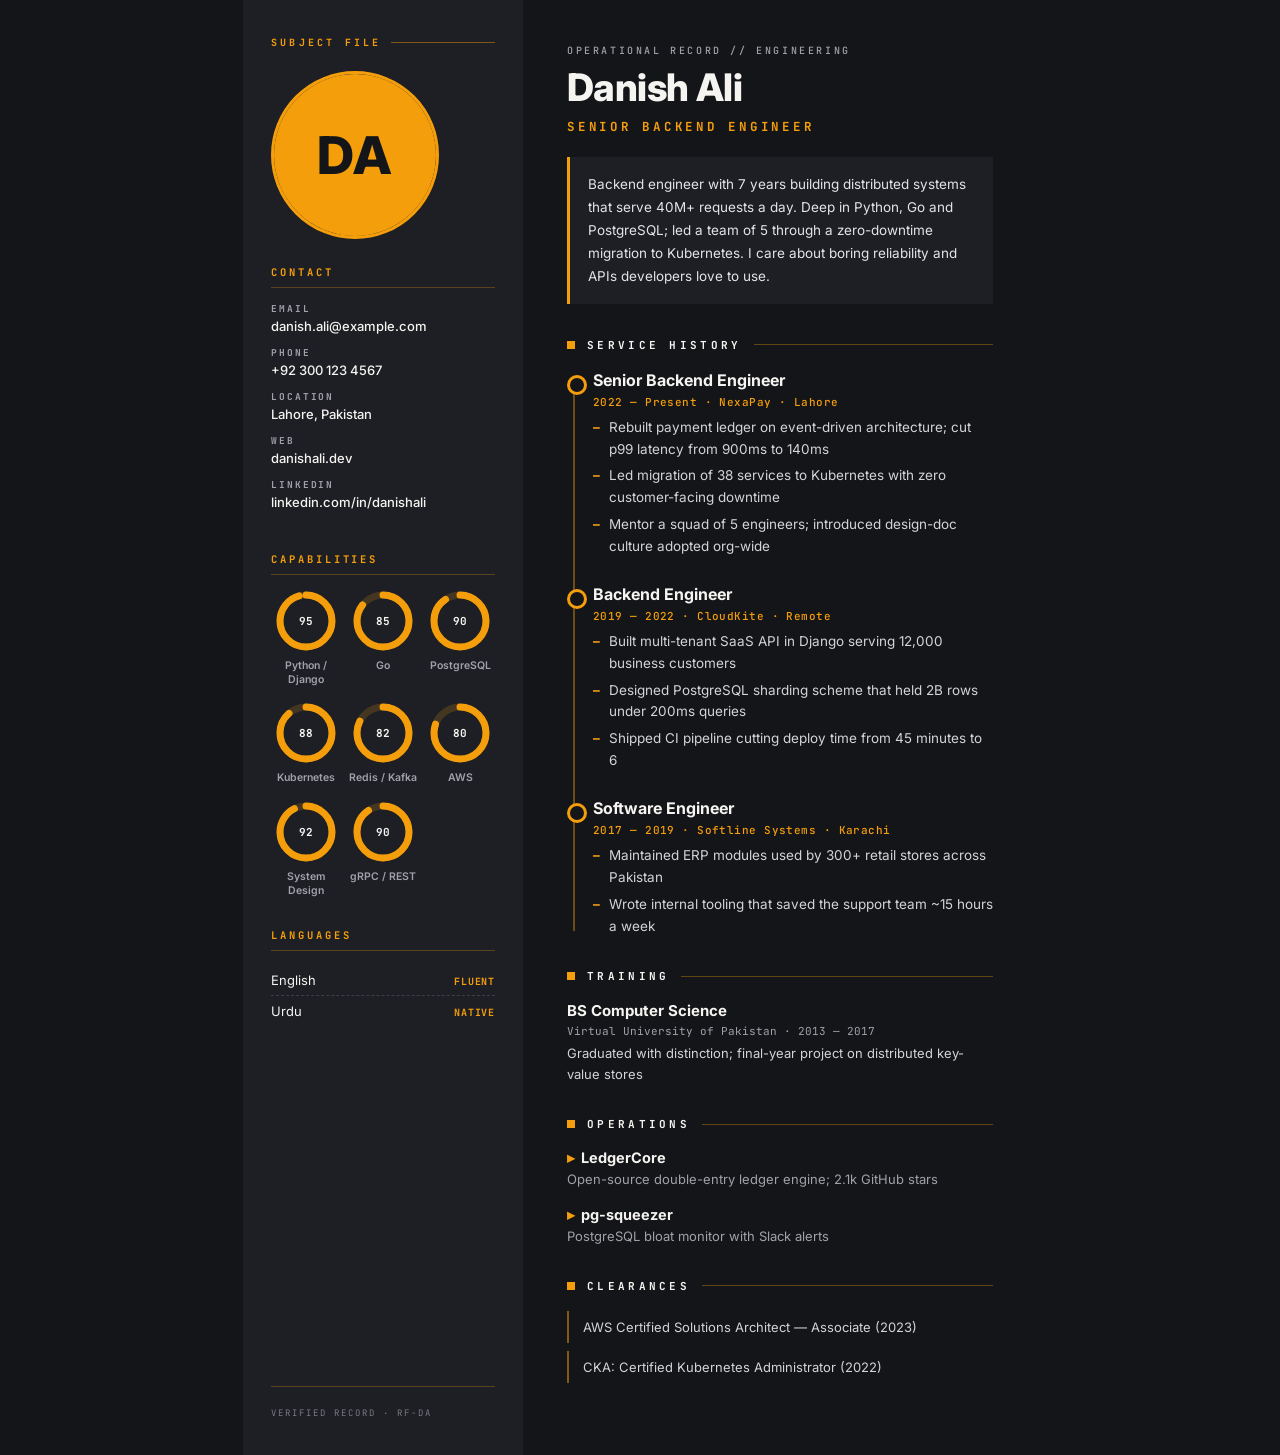
<file: docs/templates/dossier-dark/index.html>
<!DOCTYPE html>
<html lang="en">
<head>
<meta charset="UTF-8">
<meta name="viewport" content="width=device-width, initial-scale=1.0">
<title>Dossier Dark — ResumeForge</title>
<link rel="preconnect" href="https://fonts.googleapis.com">
<link rel="preconnect" href="https://fonts.gstatic.com" crossorigin>
<link href="https://fonts.googleapis.com/css2?family=Inter:wght@400;500;600;700;800&family=JetBrains+Mono:wght@400;500;700&display=swap" rel="stylesheet">
<style>
  * { margin: 0; padding: 0; box-sizing: border-box; }
  @page { size: A4; margin: 0; }
  html, body { background: #141518; }
  body {
    font-family: 'Inter', -apple-system, sans-serif;
    color: #F5F4F0;
    -webkit-font-smoothing: antialiased;
    -webkit-print-color-adjust: exact;
    print-color-adjust: exact;
  }
  .page {
    width: 794px;
    min-height: 1123px;
    margin: 0 auto;
    background: #141518;
    color: #F5F4F0;
    display: flex;
    -webkit-print-color-adjust: exact;
    print-color-adjust: exact;
  }

  /* ═══════════ left dossier panel ═══════════ */
  aside.panel {
    width: 280px;
    flex: none;
    background: #1D1F24;
    padding: 36px 28px;
    display: flex;
    flex-direction: column;
    -webkit-print-color-adjust: exact;
    print-color-adjust: exact;
  }
  .stamp {
    font-family: 'JetBrains Mono', monospace;
    font-size: 10px;
    font-weight: 700;
    letter-spacing: 0.32em;
    color: #F59E0B;
    text-transform: uppercase;
    margin-bottom: 22px;
    display: flex;
    align-items: center;
    gap: 10px;
  }
  .stamp::after { content: ""; flex: 1; height: 1px; background: #F59E0B; opacity: 0.45; }
  .photo-frame {
    width: 168px;
    height: 168px;
    border-radius: 50%;
    overflow: hidden;
    border: 3px solid #F59E0B;
    margin-bottom: 26px;
    -webkit-print-color-adjust: exact;
    print-color-adjust: exact;
  }
  .photo-frame img { width: 100%; height: 100%; object-fit: cover; display: block; }
  .photo-initials {
    width: 100%; height: 100%;
    display: flex; align-items: center; justify-content: center;
    background: #F59E0B; color: #141518;
    font-weight: 800; font-size: 52px; letter-spacing: 0.02em;
    -webkit-print-color-adjust: exact;
    print-color-adjust: exact;
  }
  .p-sec { margin-bottom: 30px; }
  .p-sec:last-child { margin-bottom: 0; }
  .p-label {
    font-family: 'JetBrains Mono', monospace;
    font-size: 10.5px;
    font-weight: 700;
    letter-spacing: 0.28em;
    text-transform: uppercase;
    color: #F59E0B;
    margin-bottom: 14px;
    padding-bottom: 8px;
    border-bottom: 1px solid rgba(245, 158, 11, 0.28);
  }
  .contact-row { margin-bottom: 12px; }
  .contact-row .c-k {
    font-family: 'JetBrains Mono', monospace;
    font-size: 9.5px;
    font-weight: 700;
    letter-spacing: 0.2em;
    text-transform: uppercase;
    color: #A1A1AA;
    margin-bottom: 3px;
  }
  .contact-row .c-v {
    font-size: 13px;
    font-weight: 500;
    color: #F5F4F0;
    word-break: break-word;
  }
  /* skills as SVG donut dials, 3 per row */
  .dials {
    display: grid;
    grid-template-columns: repeat(3, 1fr);
    gap: 14px 8px;
  }
  .dial { text-align: center; }
  .dial svg { display: block; margin: 0 auto 6px; transform: rotate(-90deg); }
  .dial .dial-pct {
    font-family: 'JetBrains Mono', monospace;
    font-size: 11px;
    font-weight: 700;
    fill: #F5F4F0;
  }
  .dial .dial-name {
    font-size: 10.5px;
    font-weight: 600;
    color: #A1A1AA;
    line-height: 1.35;
    word-break: break-word;
  }
  .lang-row {
    display: flex;
    justify-content: space-between;
    align-items: baseline;
    font-size: 13px;
    padding: 7px 0;
    border-bottom: 1px dashed rgba(161, 161, 170, 0.25);
  }
  .lang-row:last-child { border-bottom: none; }
  .lang-row .l-lvl {
    font-family: 'JetBrains Mono', monospace;
    font-size: 10px;
    color: #F59E0B;
    font-weight: 700;
    letter-spacing: 0.08em;
    text-transform: uppercase;
  }
  .clearance {
    margin-top: auto;
    padding-top: 20px;
    font-family: 'JetBrains Mono', monospace;
    font-size: 9px;
    letter-spacing: 0.22em;
    color: rgba(161, 161, 170, 0.7);
    text-transform: uppercase;
    border-top: 1px solid rgba(245, 158, 11, 0.28);
  }

  /* ═══════════ right main column ═══════════ */
  main.record {
    flex: 1;
    min-width: 0;
    padding: 44px 44px 40px;
  }
  .file-tag {
    font-family: 'JetBrains Mono', monospace;
    font-size: 10px;
    font-weight: 500;
    letter-spacing: 0.26em;
    color: #A1A1AA;
    text-transform: uppercase;
    margin-bottom: 10px;
  }
  h1.rname {
    font-size: 38px;
    font-weight: 800;
    letter-spacing: -0.015em;
    line-height: 1.08;
    color: #F5F4F0;
  }
  .rtitle {
    font-family: 'JetBrains Mono', monospace;
    font-size: 12.5px;
    font-weight: 700;
    letter-spacing: 0.22em;
    text-transform: uppercase;
    color: #F59E0B;
    margin: 10px 0 22px;
  }
  .summary-box {
    background: #1D1F24;
    border-left: 3px solid #F59E0B;
    padding: 16px 18px;
    font-size: 13.5px;
    line-height: 1.7;
    color: #E4E4E7;
    margin-bottom: 34px;
    -webkit-print-color-adjust: exact;
    print-color-adjust: exact;
  }
  .m-sec { margin-bottom: 32px; }
  .m-label {
    font-family: 'JetBrains Mono', monospace;
    font-size: 11px;
    font-weight: 700;
    letter-spacing: 0.3em;
    text-transform: uppercase;
    color: #F5F4F0;
    margin-bottom: 18px;
    display: flex;
    align-items: center;
    gap: 12px;
  }
  .m-label::after { content: ""; flex: 1; height: 1px; background: rgba(245, 158, 11, 0.35); }
  .m-label .sq { width: 8px; height: 8px; background: #F59E0B; flex: none; }

  /* experience: vertical intelligence timeline */
  .tl { position: relative; padding-left: 26px; }
  .tl::before {
    content: "";
    position: absolute;
    left: 6px; top: 6px; bottom: 6px;
    width: 2px;
    background: rgba(245, 158, 11, 0.4);
    -webkit-print-color-adjust: exact;
    print-color-adjust: exact;
  }
  .tl-item { position: relative; margin-bottom: 26px; }
  .tl-item:last-child { margin-bottom: 0; }
  .tl-item::before {
    content: "";
    position: absolute;
    left: -26px; top: 5px;
    width: 14px; height: 14px;
    border-radius: 50%;
    background: #141518;
    border: 3px solid #F59E0B;
    -webkit-print-color-adjust: exact;
    print-color-adjust: exact;
  }
  .tl-role { font-size: 16px; font-weight: 700; color: #F5F4F0; }
  .tl-meta {
    font-family: 'JetBrains Mono', monospace;
    font-size: 11px;
    color: #F59E0B;
    font-weight: 500;
    letter-spacing: 0.04em;
    margin: 5px 0 8px;
  }
  .tl-item ul { list-style: none; }
  .tl-item li {
    font-size: 13.5px;
    line-height: 1.62;
    color: #D4D4D8;
    padding-left: 16px;
    position: relative;
    margin-bottom: 5px;
  }
  .tl-item li::before {
    content: "–";
    position: absolute; left: 0;
    color: #F59E0B;
    font-weight: 700;
  }
  .edu-item { margin-bottom: 18px; }
  .edu-item:last-child { margin-bottom: 0; }
  .edu-degree { font-size: 15px; font-weight: 700; }
  .edu-meta {
    font-family: 'JetBrains Mono', monospace;
    font-size: 11px;
    color: #A1A1AA;
    margin-top: 4px;
  }
  .edu-detail { font-size: 13px; color: #D4D4D8; margin-top: 5px; line-height: 1.6; }
  .proj-item { margin-bottom: 16px; }
  .proj-item:last-child { margin-bottom: 0; }
  .proj-name {
    font-size: 14.5px;
    font-weight: 700;
    color: #F5F4F0;
  }
  .proj-name .p-arrow { color: #F59E0B; margin-right: 6px; }
  .proj-detail { font-size: 13px; color: #A1A1AA; margin-top: 3px; line-height: 1.6; }
  .cert-row {
    font-size: 13px;
    color: #D4D4D8;
    padding: 8px 0 8px 14px;
    border-left: 2px solid rgba(245, 158, 11, 0.5);
    margin-bottom: 8px;
  }

  .sig-block { text-align: right; margin-top: 24px; }
  .sig-block img {
    max-height: 64px;
    max-width: 230px;
    filter: invert(1) brightness(1.6);
  }

  @media print {
    html, body { background: #141518; }
    .page { margin: 0; }
  }
</style>
</head>
<body>
<div class="page" id="page"></div>
<script>
function esc(s) {
  return String(s == null ? "" : s)
    .replace(/&/g, "&amp;").replace(/</g, "&lt;")
    .replace(/>/g, "&gt;").replace(/"/g, "&quot;")
    .replace(/'/g, "&#39;");
}
function initials(name) {
  const parts = String(name || "").trim().split(/\s+/).filter(Boolean);
  return (parts.slice(0, 2).map(p => p[0]).join("") || "•").toUpperCase();
}

var DEFAULT_DATA = {
  "name": "Danish Ali",
  "title": "Senior Backend Engineer",
  "email": "danish.ali@example.com",
  "phone": "+92 300 123 4567",
  "location": "Lahore, Pakistan",
  "website": "danishali.dev",
  "linkedin": "linkedin.com/in/danishali",
  "summary": "Backend engineer with 7 years building distributed systems that serve 40M+ requests a day. Deep in Python, Go and PostgreSQL; led a team of 5 through a zero-downtime migration to Kubernetes. I care about boring reliability and APIs developers love to use.",
  "experience": [
    {"role": "Senior Backend Engineer", "company": "NexaPay", "period": "2022 — Present", "location": "Lahore",
     "bullets": ["Rebuilt payment ledger on event-driven architecture; cut p99 latency from 900ms to 140ms",
                 "Led migration of 38 services to Kubernetes with zero customer-facing downtime",
                 "Mentor a squad of 5 engineers; introduced design-doc culture adopted org-wide"]},
    {"role": "Backend Engineer", "company": "CloudKite", "period": "2019 — 2022", "location": "Remote",
     "bullets": ["Built multi-tenant SaaS API in Django serving 12,000 business customers",
                 "Designed PostgreSQL sharding scheme that held 2B rows under 200ms queries",
                 "Shipped CI pipeline cutting deploy time from 45 minutes to 6"]},
    {"role": "Software Engineer", "company": "Softline Systems", "period": "2017 — 2019", "location": "Karachi",
     "bullets": ["Maintained ERP modules used by 300+ retail stores across Pakistan",
                 "Wrote internal tooling that saved the support team ~15 hours a week"]}
  ],
  "education": [
    {"degree": "BS Computer Science", "school": "Virtual University of Pakistan", "period": "2013 — 2017",
     "detail": "Graduated with distinction; final-year project on distributed key-value stores"}
  ],
  "skills": [
    {"name": "Python / Django", "level": 95}, {"name": "Go", "level": 85},
    {"name": "PostgreSQL", "level": 90}, {"name": "Kubernetes", "level": 88},
    {"name": "Redis / Kafka", "level": 82}, {"name": "AWS", "level": 80},
    {"name": "System Design", "level": 92}, {"name": "gRPC / REST", "level": 90}
  ],
  "projects": [
    {"name": "LedgerCore", "detail": "Open-source double-entry ledger engine; 2.1k GitHub stars"},
    {"name": "pg-squeezer", "detail": "PostgreSQL bloat monitor with Slack alerts"}
  ],
  "certifications": ["AWS Certified Solutions Architect — Associate (2023)", "CKA: Certified Kubernetes Administrator (2022)"],
  "languages": ["English — Fluent", "Urdu — Native"],
  "photoDataUrl": "", "signatureDataUrl": ""
};

function mLabel(text) {
  return '<div class="m-label"><span class="sq"></span>' + esc(text) + '</div>';
}

/* SVG donut dial: ring filled by stroke-dasharray from skill level */
function dial(skill) {
  var lvl = Math.max(0, Math.min(100, parseInt(skill.level, 10) || 0));
  var r = 26, c = 2 * Math.PI * r;
  var filled = (c * lvl / 100).toFixed(1);
  return '<div class="dial">'
    + '<svg width="64" height="64" viewBox="0 0 64 64">'
    + '<circle cx="32" cy="32" r="' + r + '" fill="none" stroke="rgba(245,158,11,0.18)" stroke-width="7"/>'
    + '<circle cx="32" cy="32" r="' + r + '" fill="none" stroke="#F59E0B" stroke-width="7"'
    + ' stroke-linecap="round" stroke-dasharray="' + filled + ' ' + c.toFixed(1) + '"/>'
    + '<text x="32" y="32" text-anchor="middle" dominant-baseline="central" class="dial-pct"'
    + ' transform="rotate(90 32 32)">' + lvl + '</text>'
    + '</svg>'
    + '<div class="dial-name">' + esc(skill.name) + '</div>'
    + '</div>';
}

function renderResume(data) {
  var d = data || {};
  var name = (d.name || "").trim() || "Your Name";

  /* ——— sidebar ——— */
  var photoHtml = d.photoDataUrl
    ? '<div class="photo-frame"><img src="' + esc(d.photoDataUrl) + '" alt="Photo"></div>'
    : '<div class="photo-frame"><div class="photo-initials">' + esc(initials(name)) + '</div></div>';

  var contacts = [
    ["Email", d.email], ["Phone", d.phone], ["Location", d.location],
    ["Web", d.website], ["LinkedIn", d.linkedin]
  ].filter(function (c) { return (c[1] || "").trim(); });
  var contactHtml = contacts.map(function (c) {
    return '<div class="contact-row"><div class="c-k">' + esc(c[0]) + '</div>'
      + '<div class="c-v">' + esc(c[1]) + '</div></div>';
  }).join("");

  var skills = (d.skills || []).filter(function (s) { return s && s.name; });
  var dialsHtml = skills.length
    ? '<div class="dials">' + skills.map(dial).join("") + '</div>' : "";

  var langs = (d.languages || []).filter(Boolean);
  var langHtml = langs.map(function (l) {
    var parts = String(l).split(/—|-/).map(function (x) { return x.trim(); });
    var nm = parts[0], lvl = parts.slice(1).join(" — ");
    return '<div class="lang-row"><span>' + esc(nm) + '</span>'
      + (lvl ? '<span class="l-lvl">' + esc(lvl) + '</span>' : '') + '</div>';
  }).join("");

  var aside = '<aside class="panel">'
    + '<div class="stamp">Subject File</div>'
    + photoHtml
    + (contactHtml ? '<div class="p-sec"><div class="p-label">Contact</div>' + contactHtml + '</div>' : '')
    + (dialsHtml ? '<div class="p-sec"><div class="p-label">Capabilities</div>' + dialsHtml + '</div>' : '')
    + (langHtml ? '<div class="p-sec"><div class="p-label">Languages</div>' + langHtml + '</div>' : '')
    + '<div class="clearance">Verified Record · RF-' + esc(name.split(/\s+/).map(function (w) { return w[0] || ""; }).join("").toUpperCase() || "XX") + '</div>'
    + '</aside>';

  /* ——— main record ——— */
  var main = '<main class="record">'
    + '<div class="file-tag">Operational Record // Engineering</div>'
    + '<h1 class="rname">' + esc(name) + '</h1>'
    + (d.title ? '<div class="rtitle">' + esc(d.title) + '</div>' : '');

  if ((d.summary || "").trim()) {
    main += '<div class="summary-box">' + esc(d.summary) + '</div>';
  }

  var exp = (d.experience || []).filter(function (j) { return j && (j.role || j.company); });
  if (exp.length) {
    main += '<div class="m-sec">' + mLabel("Service History") + '<div class="tl">';
    exp.forEach(function (j) {
      var meta = [j.period, j.company, j.location].filter(Boolean).map(esc).join("  ·  ");
      var bullets = (j.bullets || []).filter(Boolean)
        .map(function (b) { return '<li>' + esc(b) + '</li>'; }).join("");
      main += '<div class="tl-item">'
        + '<div class="tl-role">' + esc(j.role || j.company || "") + '</div>'
        + (meta ? '<div class="tl-meta">' + meta + '</div>' : '')
        + (bullets ? '<ul>' + bullets + '</ul>' : '')
        + '</div>';
    });
    main += '</div></div>';
  }

  var edu = (d.education || []).filter(function (e) { return e && (e.degree || e.school); });
  if (edu.length) {
    main += '<div class="m-sec">' + mLabel("Training") + edu.map(function (e) {
      var meta = [e.school, e.period].filter(Boolean).map(esc).join("  ·  ");
      return '<div class="edu-item"><div class="edu-degree">' + esc(e.degree || e.school || "") + '</div>'
        + (meta ? '<div class="edu-meta">' + meta + '</div>' : '')
        + (e.detail ? '<div class="edu-detail">' + esc(e.detail) + '</div>' : '')
        + '</div>';
    }).join("") + '</div>';
  }

  var projs = (d.projects || []).filter(function (p) { return p && (p.name || p.detail); });
  if (projs.length) {
    main += '<div class="m-sec">' + mLabel("Operations") + projs.map(function (p) {
      return '<div class="proj-item"><div class="proj-name"><span class="p-arrow">▸</span>'
        + esc(p.name || "") + '</div>'
        + (p.detail ? '<div class="proj-detail">' + esc(p.detail) + '</div>' : '')
        + '</div>';
    }).join("") + '</div>';
  }

  var certs = (d.certifications || []).filter(Boolean);
  if (certs.length) {
    main += '<div class="m-sec">' + mLabel("Clearances")
      + certs.map(function (c) { return '<div class="cert-row">' + esc(c) + '</div>'; }).join("")
      + '</div>';
  }

  if (d.signatureDataUrl) {
    main += '<div class="sig-block"><img src="' + esc(d.signatureDataUrl) + '" alt="Signature"></div>';
  }

  main += '</main>';

  document.getElementById("page").innerHTML = aside + main;
}
window.renderResume = renderResume;

document.addEventListener("DOMContentLoaded", function () {
  renderResume(DEFAULT_DATA);
});
</script>
</body>
</html>
</file>
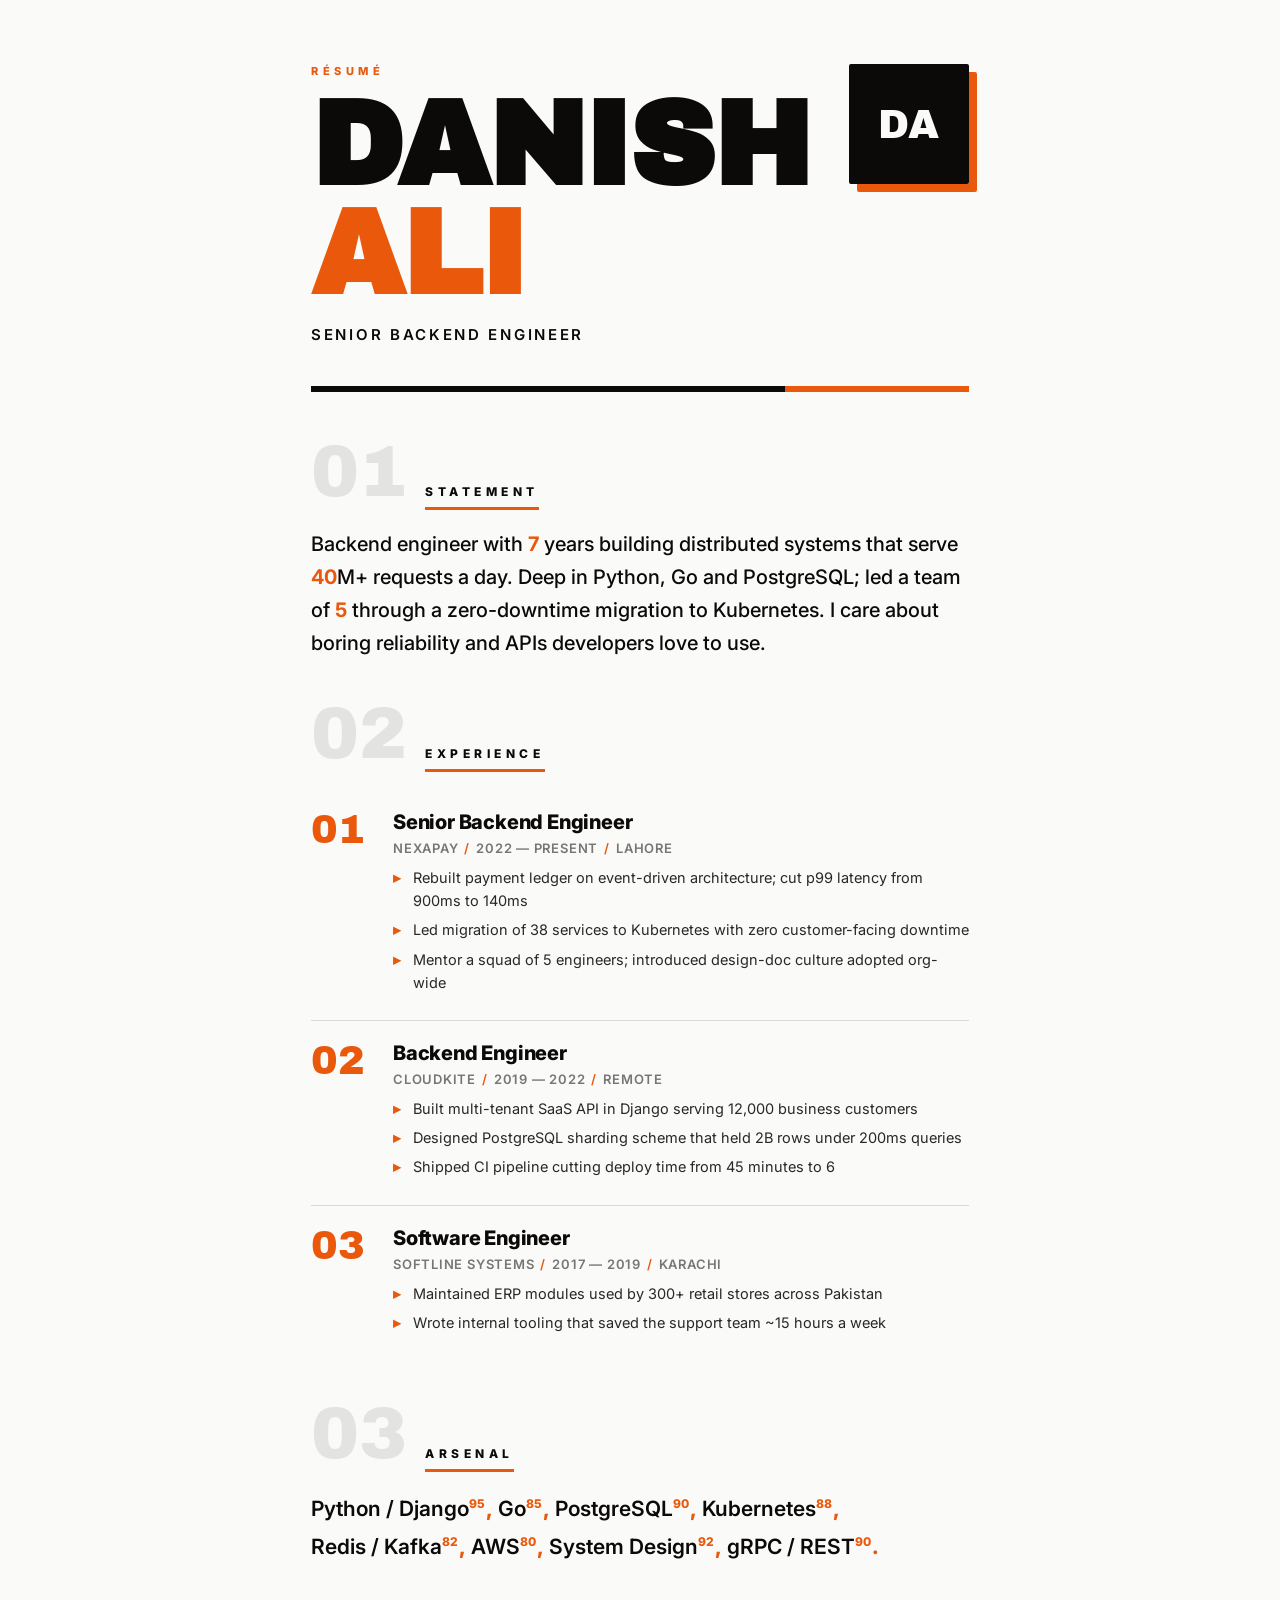
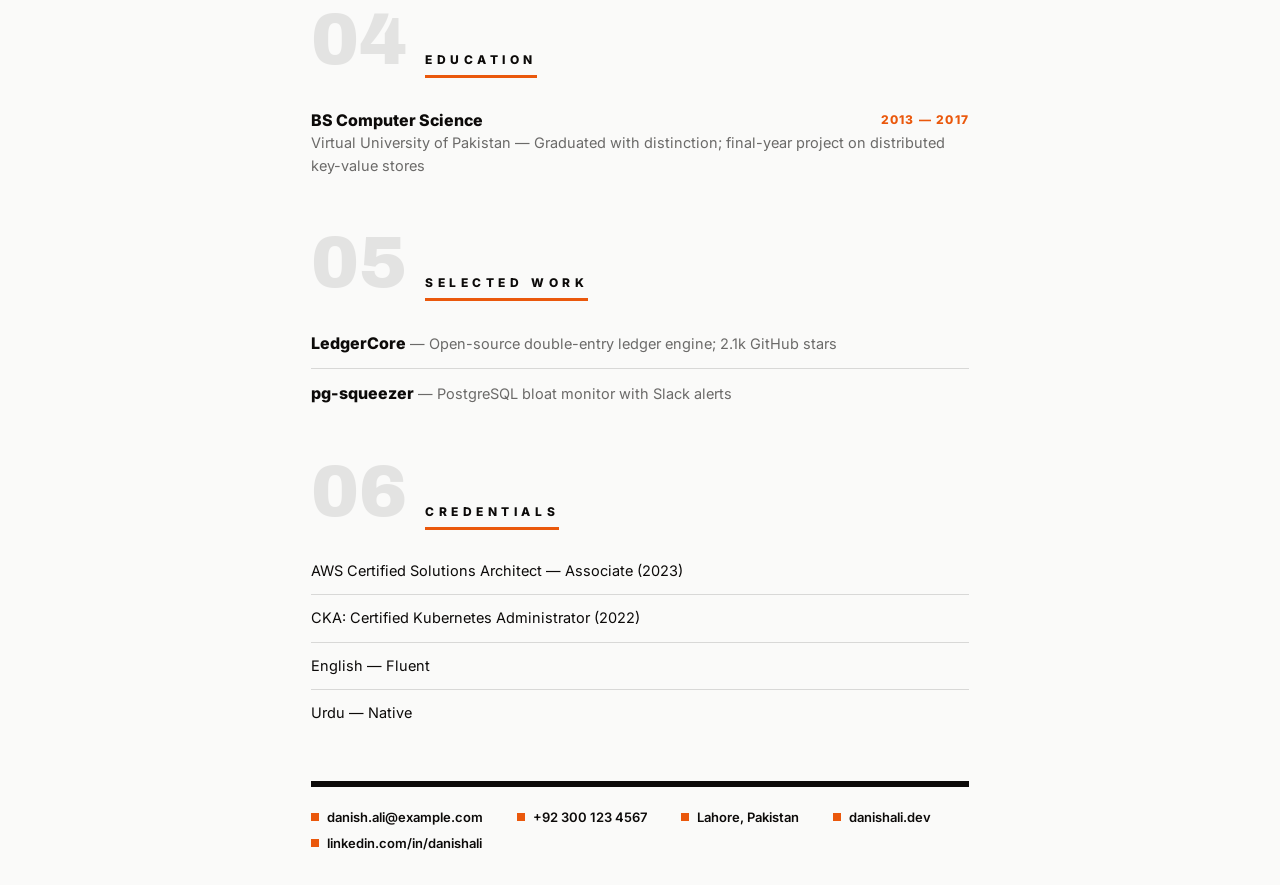
<file: docs/templates/manifesto/index.html>
<!DOCTYPE html>
<html lang="en">
<head>
<meta charset="UTF-8">
<meta name="viewport" content="width=device-width, initial-scale=1.0">
<title>Manifesto — ResumeForge</title>
<link rel="preconnect" href="https://fonts.googleapis.com">
<link rel="preconnect" href="https://fonts.gstatic.com" crossorigin>
<link href="https://fonts.googleapis.com/css2?family=Archivo+Black&family=Inter:wght@400;500;600;700;800&display=swap" rel="stylesheet">
<style>
  * { margin: 0; padding: 0; box-sizing: border-box; }
  @page { size: A4; margin: 0; }
  html, body { background: #FAFAF9; }
  body {
    font-family: 'Inter', -apple-system, sans-serif;
    color: #0C0A09;
    -webkit-font-smoothing: antialiased;
  }
  .page {
    width: 794px;
    min-height: 1123px;
    margin: 0 auto;
    background: #FAFAF9;
    color: #0C0A09;
    padding: 64px 68px 0;
    display: flex;
    flex-direction: column;
  }

  /* ——— name block: the poster statement ——— */
  .name-row {
    display: flex;
    align-items: flex-start;
    gap: 28px;
    margin-bottom: 12px;
  }
  .name-words { flex: 1; min-width: 0; }
  .kicker {
    font-size: 11px;
    font-weight: 800;
    letter-spacing: 0.42em;
    text-transform: uppercase;
    color: #EA580C;
    margin-bottom: 14px;
  }
  h1.name {
    font-family: 'Archivo Black', sans-serif;
    font-size: clamp(64px, 11vw, 118px);
    line-height: 0.92;
    letter-spacing: -0.01em;
    text-transform: uppercase;
    word-break: break-word;
  }
  .name .accent-word { color: #EA580C; }
  .role-line {
    margin-top: 16px;
    font-size: 15px;
    font-weight: 600;
    letter-spacing: 0.18em;
    text-transform: uppercase;
    color: #0C0A09;
  }
  .role-line .dot { color: #EA580C; }
  .photo-box {
    width: 120px;
    height: 120px;
    flex: none;
    border-radius: 2px;
    overflow: hidden;
    border: 3px solid #0C0A09;
    box-shadow: 8px 8px 0 #EA580C;
  }
  .photo-box img { width: 100%; height: 100%; object-fit: cover; display: block; }
  .photo-initials {
    width: 100%; height: 100%;
    display: flex; align-items: center; justify-content: center;
    background: #0C0A09; color: #FAFAF9;
    font-family: 'Archivo Black', sans-serif;
    font-size: 40px; letter-spacing: 0.02em;
  }
  .title-rule {
    height: 6px;
    background: #0C0A09;
    margin: 30px 0 6px;
    position: relative;
  }
  .title-rule::after {
    content: "";
    position: absolute; right: 0; top: 0;
    width: 28%; height: 100%;
    background: #EA580C;
  }

  /* ——— sections: giant faint numbers + small-caps labels ——— */
  section { margin-top: 38px; }
  .sec-head {
    display: flex;
    align-items: baseline;
    gap: 18px;
    margin-bottom: 18px;
  }
  .sec-num {
    font-family: 'Archivo Black', sans-serif;
    font-size: 72px;
    line-height: 1;
    color: #0C0A09;
    opacity: 0.09;
    flex: none;
  }
  .sec-label {
    font-size: 12px;
    font-weight: 800;
    letter-spacing: 0.38em;
    text-transform: uppercase;
    padding-bottom: 8px;
    border-bottom: 3px solid #EA580C;
  }

  /* ——— summary: the wide statement ——— */
  .summary-text {
    font-size: 20px;
    line-height: 1.65;
    font-weight: 500;
    max-width: 100%;
  }
  .summary-text .hl { color: #EA580C; font-weight: 700; }

  /* ——— experience: numbered manifesto list ——— */
  .job {
    display: grid;
    grid-template-columns: 64px 1fr;
    gap: 18px;
    padding: 20px 0;
    border-bottom: 1px solid rgba(12,10,9,0.14);
  }
  .job:last-child { border-bottom: none; }
  .job-idx {
    font-family: 'Archivo Black', sans-serif;
    font-size: 40px;
    line-height: 1;
    color: #EA580C;
  }
  .job-role {
    font-size: 20px;
    font-weight: 800;
    letter-spacing: -0.01em;
  }
  .job-meta {
    font-size: 13px;
    font-weight: 600;
    color: rgba(12,10,9,0.55);
    letter-spacing: 0.06em;
    text-transform: uppercase;
    margin: 6px 0 10px;
  }
  .job-meta .sep { color: #EA580C; margin: 0 6px; }
  .job ul { list-style: none; }
  .job li {
    font-size: 14.5px;
    line-height: 1.6;
    padding-left: 20px;
    position: relative;
    margin-bottom: 6px;
    color: rgba(12,10,9,0.88);
  }
  .job li::before {
    content: "▸";
    position: absolute; left: 0;
    color: #EA580C;
    font-weight: 800;
  }

  /* ——— skills: one large statement ——— */
  .skills-statement {
    font-size: 21px;
    line-height: 1.8;
    font-weight: 600;
  }
  .skills-statement .sk { white-space: nowrap; }
  .skills-statement .comma { color: #EA580C; font-weight: 800; }
  .skills-statement .lvl {
    font-size: 12px;
    font-weight: 800;
    color: #EA580C;
    vertical-align: super;
    letter-spacing: 0.04em;
  }

  /* ——— education / projects / misc: compact manifesto rows ——— */
  .edu-row, .proj-row, .misc-row {
    padding: 12px 0;
    border-bottom: 1px solid rgba(12,10,9,0.14);
    font-size: 14.5px;
    line-height: 1.55;
  }
  .edu-row:last-child, .proj-row:last-child, .misc-row:last-child { border-bottom: none; }
  .edu-degree, .proj-name { font-weight: 800; font-size: 16px; }
  .edu-meta, .proj-detail { color: rgba(12,10,9,0.6); }
  .edu-period {
    float: right;
    font-size: 12px;
    font-weight: 800;
    letter-spacing: 0.1em;
    color: #EA580C;
    text-transform: uppercase;
    padding-top: 3px;
  }

  /* ——— footer contact strip ——— */
  .foot-rule { height: 6px; background: #0C0A09; margin-top: 44px; }
  footer.contact {
    margin-top: auto;
    padding: 22px 0 34px;
    display: flex;
    flex-wrap: wrap;
    gap: 10px 34px;
    font-size: 13px;
    font-weight: 600;
  }
  footer.contact .c-item { display: flex; align-items: center; gap: 8px; }
  footer.contact .c-dot {
    width: 8px; height: 8px;
    background: #EA580C;
    flex: none;
  }

  .sig-block { text-align: right; margin-top: 18px; }
  .sig-block img { max-height: 64px; max-width: 230px; }

  @media print {
    html, body { background: #FAFAF9; }
    .page { margin: 0; }
  }
</style>
</head>
<body>
<div class="page" id="page"></div>
<script>
function esc(s) {
  return String(s == null ? "" : s)
    .replace(/&/g, "&amp;").replace(/</g, "&lt;")
    .replace(/>/g, "&gt;").replace(/"/g, "&quot;")
    .replace(/'/g, "&#39;");
}
function initials(name) {
  const parts = String(name || "").trim().split(/\s+/).filter(Boolean);
  return (parts.slice(0, 2).map(p => p[0]).join("") || "•").toUpperCase();
}

var DEFAULT_DATA = {
  "name": "Danish Ali",
  "title": "Senior Backend Engineer",
  "email": "danish.ali@example.com",
  "phone": "+92 300 123 4567",
  "location": "Lahore, Pakistan",
  "website": "danishali.dev",
  "linkedin": "linkedin.com/in/danishali",
  "summary": "Backend engineer with 7 years building distributed systems that serve 40M+ requests a day. Deep in Python, Go and PostgreSQL; led a team of 5 through a zero-downtime migration to Kubernetes. I care about boring reliability and APIs developers love to use.",
  "experience": [
    {"role": "Senior Backend Engineer", "company": "NexaPay", "period": "2022 — Present", "location": "Lahore",
     "bullets": ["Rebuilt payment ledger on event-driven architecture; cut p99 latency from 900ms to 140ms",
                 "Led migration of 38 services to Kubernetes with zero customer-facing downtime",
                 "Mentor a squad of 5 engineers; introduced design-doc culture adopted org-wide"]},
    {"role": "Backend Engineer", "company": "CloudKite", "period": "2019 — 2022", "location": "Remote",
     "bullets": ["Built multi-tenant SaaS API in Django serving 12,000 business customers",
                 "Designed PostgreSQL sharding scheme that held 2B rows under 200ms queries",
                 "Shipped CI pipeline cutting deploy time from 45 minutes to 6"]},
    {"role": "Software Engineer", "company": "Softline Systems", "period": "2017 — 2019", "location": "Karachi",
     "bullets": ["Maintained ERP modules used by 300+ retail stores across Pakistan",
                 "Wrote internal tooling that saved the support team ~15 hours a week"]}
  ],
  "education": [
    {"degree": "BS Computer Science", "school": "Virtual University of Pakistan", "period": "2013 — 2017",
     "detail": "Graduated with distinction; final-year project on distributed key-value stores"}
  ],
  "skills": [
    {"name": "Python / Django", "level": 95}, {"name": "Go", "level": 85},
    {"name": "PostgreSQL", "level": 90}, {"name": "Kubernetes", "level": 88},
    {"name": "Redis / Kafka", "level": 82}, {"name": "AWS", "level": 80},
    {"name": "System Design", "level": 92}, {"name": "gRPC / REST", "level": 90}
  ],
  "projects": [
    {"name": "LedgerCore", "detail": "Open-source double-entry ledger engine; 2.1k GitHub stars"},
    {"name": "pg-squeezer", "detail": "PostgreSQL bloat monitor with Slack alerts"}
  ],
  "certifications": ["AWS Certified Solutions Architect — Associate (2023)", "CKA: Certified Kubernetes Administrator (2022)"],
  "languages": ["English — Fluent", "Urdu — Native"],
  "photoDataUrl": "", "signatureDataUrl": ""
};

function secHead(num, label) {
  return '<div class="sec-head"><div class="sec-num">' + num +
    '</div><div class="sec-label">' + esc(label) + '</div></div>';
}

function renderResume(data) {
  var d = data || {};
  var name = (d.name || "").trim() || "Your Name";
  var words = name.split(/\s+/).filter(Boolean);
  // accent the final word of the name for the poster punch
  var nameHtml = words.map(function (w, i) {
    var cls = i === words.length - 1 ? ' class="accent-word"' : '';
    return '<span' + cls + '>' + esc(w) + '</span>';
  }).join(" ");

  var photoHtml = d.photoDataUrl
    ? '<div class="photo-box"><img src="' + esc(d.photoDataUrl) + '" alt="Photo"></div>'
    : '<div class="photo-box"><div class="photo-initials">' + esc(initials(name)) + '</div></div>';

  var html = ''
    + '<div class="name-row"><div class="name-words">'
    + '<div class="kicker">Résumé</div>'
    + '<h1 class="name">' + nameHtml + '</h1>'
    + (d.title ? '<div class="role-line">' + esc(d.title) + '</div>' : '')
    + '</div>' + photoHtml + '</div>'
    + '<div class="title-rule"></div>';

  var secNum = 0;
  function nextNum() { secNum++; return secNum < 10 ? "0" + secNum : String(secNum); }

  // 01 — summary statement
  if ((d.summary || "").trim()) {
    html += '<section>' + secHead(nextNum(), "Statement")
      + '<p class="summary-text">' + esc(d.summary).replace(/(\d[\d.,+]*%?)/g, '<span class="hl">$1</span>') + '</p></section>';
  }

  // 02 — experience as numbered list
  var exp = (d.experience || []).filter(function (j) { return j && (j.role || j.company); });
  if (exp.length) {
    html += '<section>' + secHead(nextNum(), "Experience");
    exp.forEach(function (j, i) {
      var idx = i + 1 < 10 ? "0" + (i + 1) : String(i + 1);
      var meta = [j.company, j.period, j.location].filter(Boolean).map(esc).join('<span class="sep">/</span>');
      var bullets = (j.bullets || []).filter(Boolean)
        .map(function (b) { return '<li>' + esc(b) + '</li>'; }).join("");
      html += '<div class="job"><div class="job-idx">' + idx + '</div><div>'
        + '<div class="job-role">' + esc(j.role || j.company || "") + '</div>'
        + (meta ? '<div class="job-meta">' + meta + '</div>' : '')
        + (bullets ? '<ul>' + bullets + '</ul>' : '')
        + '</div></div>';
    });
    html += '</section>';
  }

  // 03 — skills as one large statement
  var skills = (d.skills || []).filter(function (s) { return s && s.name; });
  if (skills.length) {
    var stmt = skills.map(function (s) {
      var lvl = (s.level != null && s.level !== "") ? '<span class="lvl">' + esc(String(s.level)) + '</span>' : '';
      return '<span class="sk">' + esc(s.name) + lvl + '</span><span class="comma">,</span>';
    }).join(" ").replace(/<span class="comma">,<\/span>$/, '<span class="comma">.</span>');
    html += '<section>' + secHead(nextNum(), "Arsenal")
      + '<p class="skills-statement">' + stmt + '</p></section>';
  }

  // 04 — education, compact
  var edu = (d.education || []).filter(function (e) { return e && (e.degree || e.school); });
  if (edu.length) {
    html += '<section>' + secHead(nextNum(), "Education");
    edu.forEach(function (e) {
      html += '<div class="edu-row">'
        + (e.period ? '<span class="edu-period">' + esc(e.period) + '</span>' : '')
        + '<div class="edu-degree">' + esc(e.degree || e.school || "") + '</div>'
        + '<div class="edu-meta">' + [e.school, e.detail].filter(Boolean).map(esc).join(" — ") + '</div>'
        + '</div>';
    });
    html += '</section>';
  }

  // 05 — projects
  var projs = (d.projects || []).filter(function (p) { return p && (p.name || p.detail); });
  if (projs.length) {
    html += '<section>' + secHead(nextNum(), "Selected Work");
    projs.forEach(function (p) {
      html += '<div class="proj-row"><span class="proj-name">' + esc(p.name || "") + '</span>'
        + (p.detail ? ' <span class="proj-detail">— ' + esc(p.detail) + '</span>' : '')
        + '</div>';
    });
    html += '</section>';
  }

  // 06 — certifications & languages, compact rows
  var misc = [];
  (d.certifications || []).filter(Boolean).forEach(function (c) { misc.push(esc(c)); });
  (d.languages || []).filter(Boolean).forEach(function (l) { misc.push(esc(l)); });
  if (misc.length) {
    html += '<section>' + secHead(nextNum(), "Credentials")
      + misc.map(function (m) { return '<div class="misc-row">' + m + '</div>'; }).join("")
      + '</section>';
  }

  // signature, bottom-right above the footer
  if (d.signatureDataUrl) {
    html += '<div class="sig-block"><img src="' + esc(d.signatureDataUrl) + '" alt="Signature"></div>';
  }

  // footer contact strip
  var contacts = [d.email, d.phone, d.location, d.website, d.linkedin].filter(Boolean);
  html += '<div class="foot-rule"></div>'
    + '<footer class="contact">'
    + contacts.map(function (c) { return '<span class="c-item"><span class="c-dot"></span>' + esc(c) + '</span>'; }).join("")
    + '</footer>';

  document.getElementById("page").innerHTML = html;
}
window.renderResume = renderResume;

document.addEventListener("DOMContentLoaded", function () {
  renderResume(DEFAULT_DATA);
});
</script>
</body>
</html>
</file>
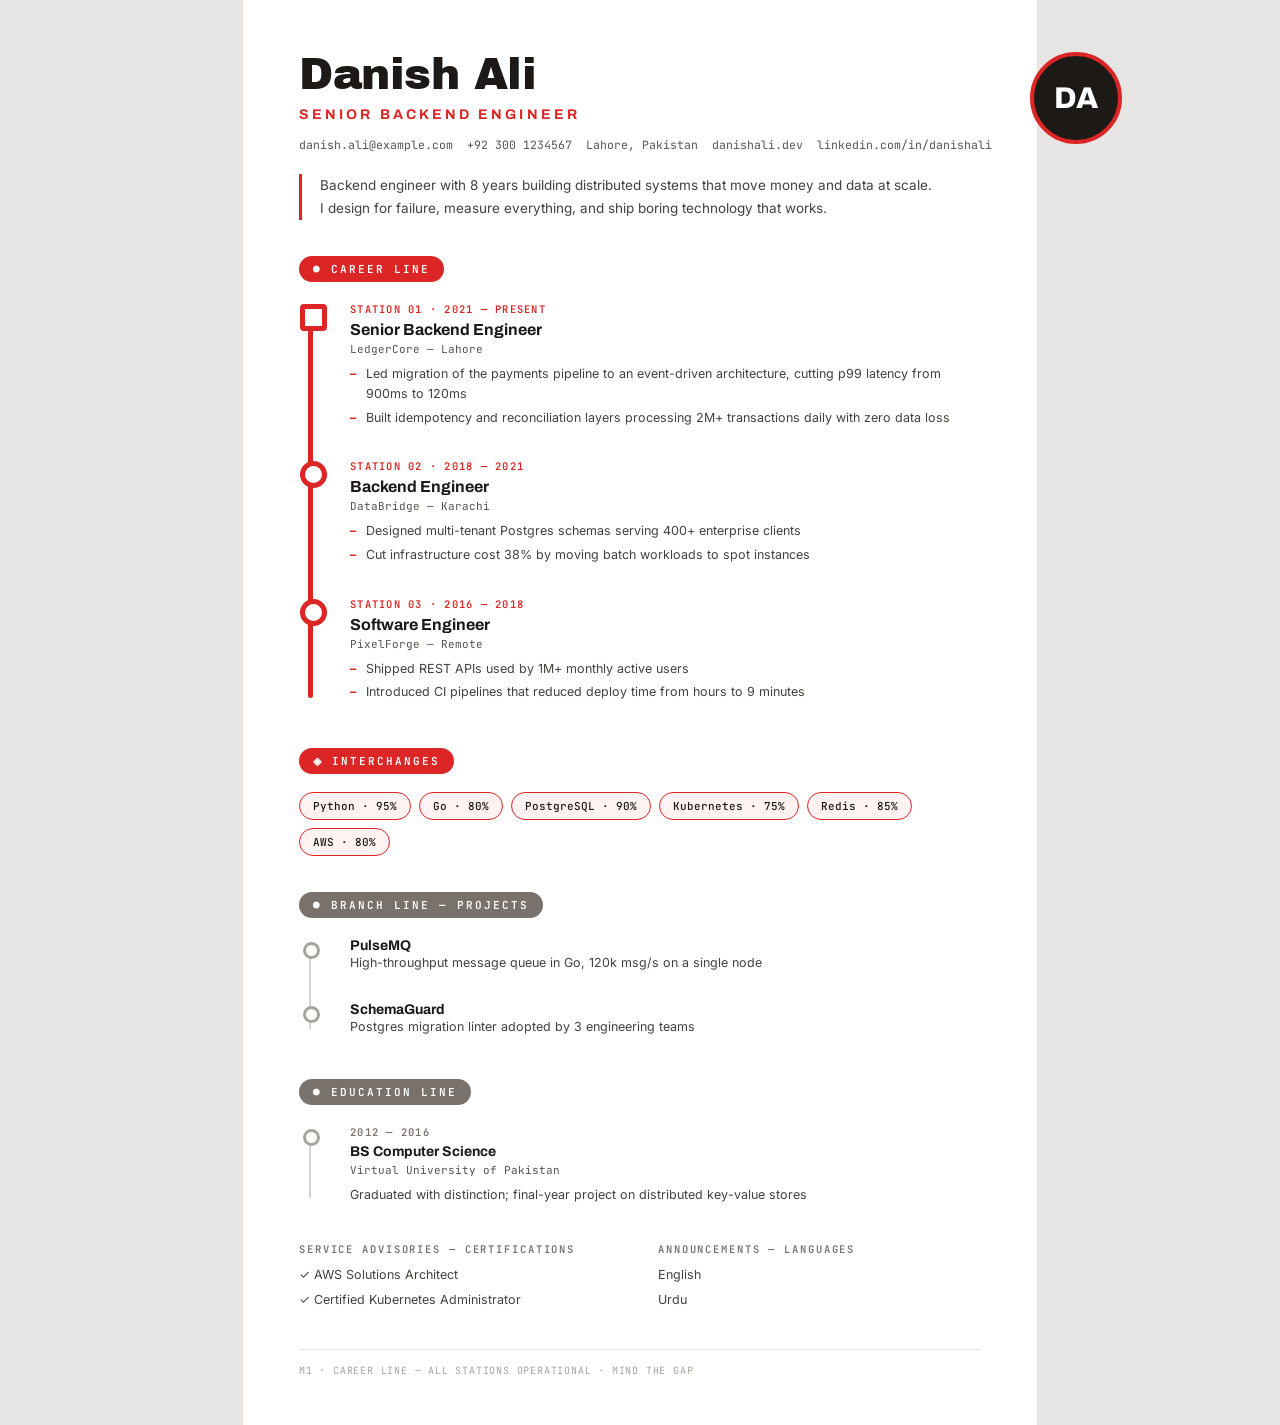
<file: docs/templates/metro-map/index.html>
<!DOCTYPE html>
<html lang="en">
<head>
<meta charset="UTF-8">
<meta name="viewport" content="width=device-width, initial-scale=1.0">
<title>Metro Map — Resume</title>
<link rel="preconnect" href="https://fonts.googleapis.com">
<link rel="preconnect" href="https://fonts.gstatic.com" crossorigin>
<link href="https://fonts.googleapis.com/css2?family=Archivo+Black&family=Archivo:wght@500;600;700;800&family=Inter:wght@400;500;600;700&family=JetBrains+Mono:wght@400;500;600&display=swap" rel="stylesheet">
<style>
  * { margin: 0; padding: 0; box-sizing: border-box; }
  @page { size: A4; margin: 0; }
  html, body { background: #E7E5E4; }
  body { font-family: 'Inter', sans-serif; color: #1C1917; -webkit-print-color-adjust: exact; print-color-adjust: exact; }
  .page { width: 794px; min-height: 1123px; margin: 0 auto; background: #FFFFFF; padding: 52px 56px 48px; position: relative; }

  /* ---------- header ---------- */
  .hdr { display: flex; align-items: flex-start; gap: 24px; margin-bottom: 10px; }
  .hdr-text { flex: 1; }
  .name { font-family: 'Archivo Black', sans-serif; font-size: 44px; line-height: 1.02; letter-spacing: -0.01em; color: #1C1917; }
  .title { font-family: 'Archivo', sans-serif; font-weight: 700; font-size: 14px; letter-spacing: 0.22em; text-transform: uppercase; color: #DC2626; margin-top: 10px; }
  .contact { font-family: 'JetBrains Mono', monospace; font-size: 11.5px; color: #57534E; margin-top: 12px; line-height: 1.9; }
  .contact span { margin-right: 14px; white-space: nowrap; }
  .avatar { width: 92px; height: 92px; flex: none; border-radius: 50%; border: 4px solid #DC2626; display: flex; align-items: center; justify-content: center; font-family: 'Archivo', sans-serif; font-weight: 800; font-size: 30px; color: #fff; background: #1C1917; overflow: hidden; }
  .avatar img { width: 100%; height: 100%; object-fit: cover; display: block; }

  .summary { font-size: 13.5px; line-height: 1.7; color: #44403C; margin: 18px 0 30px; padding-left: 18px; border-left: 3px solid #DC2626; max-width: 640px; }

  /* ---------- line labels ---------- */
  .line-label { display: inline-flex; align-items: center; gap: 8px; font-family: 'JetBrains Mono', monospace; font-size: 11px; font-weight: 600; letter-spacing: 0.18em; text-transform: uppercase; color: #fff; background: #DC2626; border-radius: 999px; padding: 6px 14px; margin: 6px 0 18px; }
  .line-label.stone { background: #78716C; }

  /* ---------- career line (crimson, thick) ---------- */
  .line { position: relative; margin-left: 9px; padding-left: 42px; }
  .line::before { content: ""; position: absolute; left: 0; top: 14px; bottom: 14px; width: 5px; border-radius: 3px; background: #DC2626; }
  .line.thin::before { width: 2px; background: #D6D3D1; left: 1px; }
  .station { position: relative; padding: 2px 0 26px; }
  .station:last-child { padding-bottom: 6px; }
  .station::before { content: ""; position: absolute; left: -42px; top: 4px; width: 17px; height: 17px; border-radius: 50%; background: #fff; border: 5px solid #DC2626; transform: translateX(-8px); }
  .line.thin .station::before { width: 11px; height: 11px; border: 3px solid #A8A29E; transform: translateX(-5px); top: 6px; }
  .station.interchange::before { border-radius: 4px; }
  .station-tag { font-family: 'JetBrains Mono', monospace; font-size: 10.5px; font-weight: 600; letter-spacing: 0.12em; text-transform: uppercase; color: #DC2626; margin-bottom: 5px; }
  .line.thin .station-tag { color: #78716C; }
  .role { font-family: 'Archivo', sans-serif; font-weight: 700; font-size: 16px; color: #1C1917; }
  .station-label { font-family: 'JetBrains Mono', monospace; font-size: 11px; color: #57534E; margin: 4px 0 8px; }
  .bullets { list-style: none; }
  .bullets li { font-size: 12.5px; line-height: 1.65; color: #44403C; padding-left: 16px; position: relative; margin-bottom: 3px; }
  .bullets li::before { content: "–"; position: absolute; left: 0; color: #DC2626; font-weight: 700; }
  .detail { font-size: 12.5px; line-height: 1.65; color: #44403C; }

  .sec { margin-top: 30px; }

  /* ---------- interchanges (skills pills) ---------- */
  .pills { display: flex; flex-wrap: wrap; gap: 8px; }
  .pill { font-family: 'JetBrains Mono', monospace; font-size: 11px; font-weight: 500; color: #1C1917; border: 1.5px solid #DC2626; border-radius: 999px; padding: 6px 13px; background: #FEF2F2; }

  /* ---------- footer notes ---------- */
  .notes { display: flex; gap: 36px; margin-top: 30px; }
  .note-col { flex: 1; }
  .note-h { font-family: 'JetBrains Mono', monospace; font-size: 10.5px; font-weight: 600; letter-spacing: 0.18em; text-transform: uppercase; color: #78716C; margin-bottom: 10px; }
  .note-item { font-size: 12.5px; color: #44403C; margin-bottom: 6px; line-height: 1.5; }

  .sig { position: absolute; right: 56px; bottom: 40px; text-align: right; }
  .sig img { max-height: 60px; max-width: 220px; }
  .legend { margin-top: 34px; padding-top: 14px; border-top: 1px solid #E7E5E4; font-family: 'JetBrains Mono', monospace; font-size: 10px; color: #A8A29E; letter-spacing: 0.08em; }
  @media print { html, body { background: #fff; } .page { margin: 0; } }
</style>
</head>
<body>
<div class="page" id="page"></div>
<script>
function esc(s) {
  return String(s == null ? "" : s)
    .replace(/&/g, "&amp;").replace(/</g, "&lt;").replace(/>/g, "&gt;")
    .replace(/"/g, "&quot;").replace(/'/g, "&#39;");
}
function initials(name) {
  const p = String(name || "").trim().split(/\s+/).filter(Boolean);
  return ((p[0] ? p[0][0] : "Y") + (p[1] ? p[1][0] : "")).toUpperCase();
}

const DEFAULT_DATA = {
  name: "Danish Ali",
  title: "Senior Backend Engineer",
  email: "danish.ali@example.com",
  phone: "+92 300 1234567",
  location: "Lahore, Pakistan",
  website: "danishali.dev",
  linkedin: "linkedin.com/in/danishali",
  summary: "Backend engineer with 8 years building distributed systems that move money and data at scale. I design for failure, measure everything, and ship boring technology that works.",
  experience: [
    { role: "Senior Backend Engineer", company: "LedgerCore", period: "2021 — Present", location: "Lahore",
      bullets: ["Led migration of the payments pipeline to an event-driven architecture, cutting p99 latency from 900ms to 120ms", "Built idempotency and reconciliation layers processing 2M+ transactions daily with zero data loss"] },
    { role: "Backend Engineer", company: "DataBridge", period: "2018 — 2021", location: "Karachi",
      bullets: ["Designed multi-tenant Postgres schemas serving 400+ enterprise clients", "Cut infrastructure cost 38% by moving batch workloads to spot instances"] },
    { role: "Software Engineer", company: "PixelForge", period: "2016 — 2018", location: "Remote",
      bullets: ["Shipped REST APIs used by 1M+ monthly active users", "Introduced CI pipelines that reduced deploy time from hours to 9 minutes"] }
  ],
  education: [
    { degree: "BS Computer Science", school: "Virtual University of Pakistan", period: "2012 — 2016", detail: "Graduated with distinction; final-year project on distributed key-value stores" }
  ],
  skills: [
    { name: "Python", level: 95 }, { name: "Go", level: 80 }, { name: "PostgreSQL", level: 90 },
    { name: "Kubernetes", level: 75 }, { name: "Redis", level: 85 }, { name: "AWS", level: 80 }
  ],
  projects: [
    { name: "PulseMQ", detail: "High-throughput message queue in Go, 120k msg/s on a single node" },
    { name: "SchemaGuard", detail: "Postgres migration linter adopted by 3 engineering teams" }
  ],
  certifications: ["AWS Solutions Architect", "Certified Kubernetes Administrator"],
  languages: ["English", "Urdu"],
  photoDataUrl: "", signatureDataUrl: ""
};

function renderResume(d) {
  d = d || {};
  const name = (d.name || "").trim() || "Your Name";
  const page = document.getElementById("page");

  const contactBits = [d.email, d.phone, d.location, d.website, d.linkedin]
    .filter(Boolean).map(x => "<span>" + esc(x) + "</span>").join("");
  const avatar = d.photoDataUrl
    ? '<div class="avatar"><img src="' + esc(d.photoDataUrl) + '" alt="Photo"></div>'
    : '<div class="avatar">' + esc(initials(name)) + "</div>";

  let h = '<div class="hdr"><div class="hdr-text">'
    + '<div class="name">' + esc(name) + "</div>"
    + (d.title ? '<div class="title">' + esc(d.title) + "</div>" : "")
    + (contactBits ? '<div class="contact">' + contactBits + "</div>" : "")
    + "</div>" + avatar + "</div>";

  if (d.summary) h += '<p class="summary">' + esc(d.summary) + "</p>";

  /* ---- CAREER LINE ---- */
  const jobs = (d.experience || []).filter(j => j && (j.role || j.company));
  if (jobs.length) {
    h += '<div class="sec"><span class="line-label">\u25CF Career Line</span><div class="line">';
    jobs.forEach((j, i) => {
      h += '<div class="station' + (i === 0 ? " interchange" : "") + '">'
        + '<div class="station-tag">Station 0' + (i + 1) + " \u00B7 " + esc(j.period || "Present") + "</div>"
        + '<div class="role">' + esc(j.role || "") + "</div>"
        + '<div class="station-label">' + esc([j.company, j.location].filter(Boolean).join(" \u2014 ")) + "</div>";
      const bl = (j.bullets || []).filter(Boolean);
      if (bl.length) {
        h += '<ul class="bullets">' + bl.map(b => "<li>" + esc(b) + "</li>").join("") + "</ul>";
      }
      h += "</div>";
    });
    h += "</div></div>";
  }

  /* ---- INTERCHANGES (skills) ---- */
  const skills = (d.skills || []).filter(s => s && s.name);
  if (skills.length) {
    h += '<div class="sec"><span class="line-label">\u25C8 Interchanges</span><div class="pills">'
      + skills.map(s => '<span class="pill">' + esc(s.name) + (s.level != null ? " \u00B7 " + esc(s.level) + "%" : "") + "</span>").join("")
      + "</div></div>";
  }

  /* ---- BRANCH LINE (projects) ---- */
  const projs = (d.projects || []).filter(p => p && p.name);
  if (projs.length) {
    h += '<div class="sec"><span class="line-label stone">\u25CF Branch Line \u2014 Projects</span><div class="line thin">';
    projs.forEach(p => {
      h += '<div class="station"><div class="role" style="font-size:14px">' + esc(p.name) + "</div>"
        + (p.detail ? '<div class="detail">' + esc(p.detail) + "</div>" : "") + "</div>";
    });
    h += "</div></div>";
  }

  /* ---- EDUCATION LINE (stone, thin) ---- */
  const edu = (d.education || []).filter(e => e && (e.degree || e.school));
  if (edu.length) {
    h += '<div class="sec"><span class="line-label stone">\u25CF Education Line</span><div class="line thin">';
    edu.forEach(e => {
      h += '<div class="station"><div class="station-tag">' + esc(e.period || "") + "</div>"
        + '<div class="role" style="font-size:14px">' + esc(e.degree || "") + "</div>"
        + '<div class="station-label">' + esc(e.school || "") + "</div>"
        + (e.detail ? '<div class="detail">' + esc(e.detail) + "</div>" : "") + "</div>";
    });
    h += "</div></div>";
  }

  /* ---- service notes: certs + languages ---- */
  const certs = (d.certifications || []).filter(Boolean);
  const langs = (d.languages || []).filter(Boolean);
  if (certs.length || langs.length) {
    h += '<div class="notes">';
    if (certs.length) h += '<div class="note-col"><div class="note-h">Service Advisories \u2014 Certifications</div>'
      + certs.map(c => '<div class="note-item">\u2713 ' + esc(c) + "</div>").join("") + "</div>";
    if (langs.length) h += '<div class="note-col"><div class="note-h">Announcements \u2014 Languages</div>'
      + langs.map(l => '<div class="note-item">' + esc(l) + "</div>").join("") + "</div>";
    h += "</div>";
  }

  if (d.signatureDataUrl) {
    h += '<div class="sig"><img src="' + esc(d.signatureDataUrl) + '" alt="Signature"></div>';
  }

  h += '<div class="legend">M1 \u00B7 CAREER LINE \u2014 ALL STATIONS OPERATIONAL \u00B7 MIND THE GAP</div>';
  page.innerHTML = h;
}
window.renderResume = renderResume;

document.addEventListener("DOMContentLoaded", function () { renderResume(DEFAULT_DATA); });
</script>
</body>
</html>
</file>
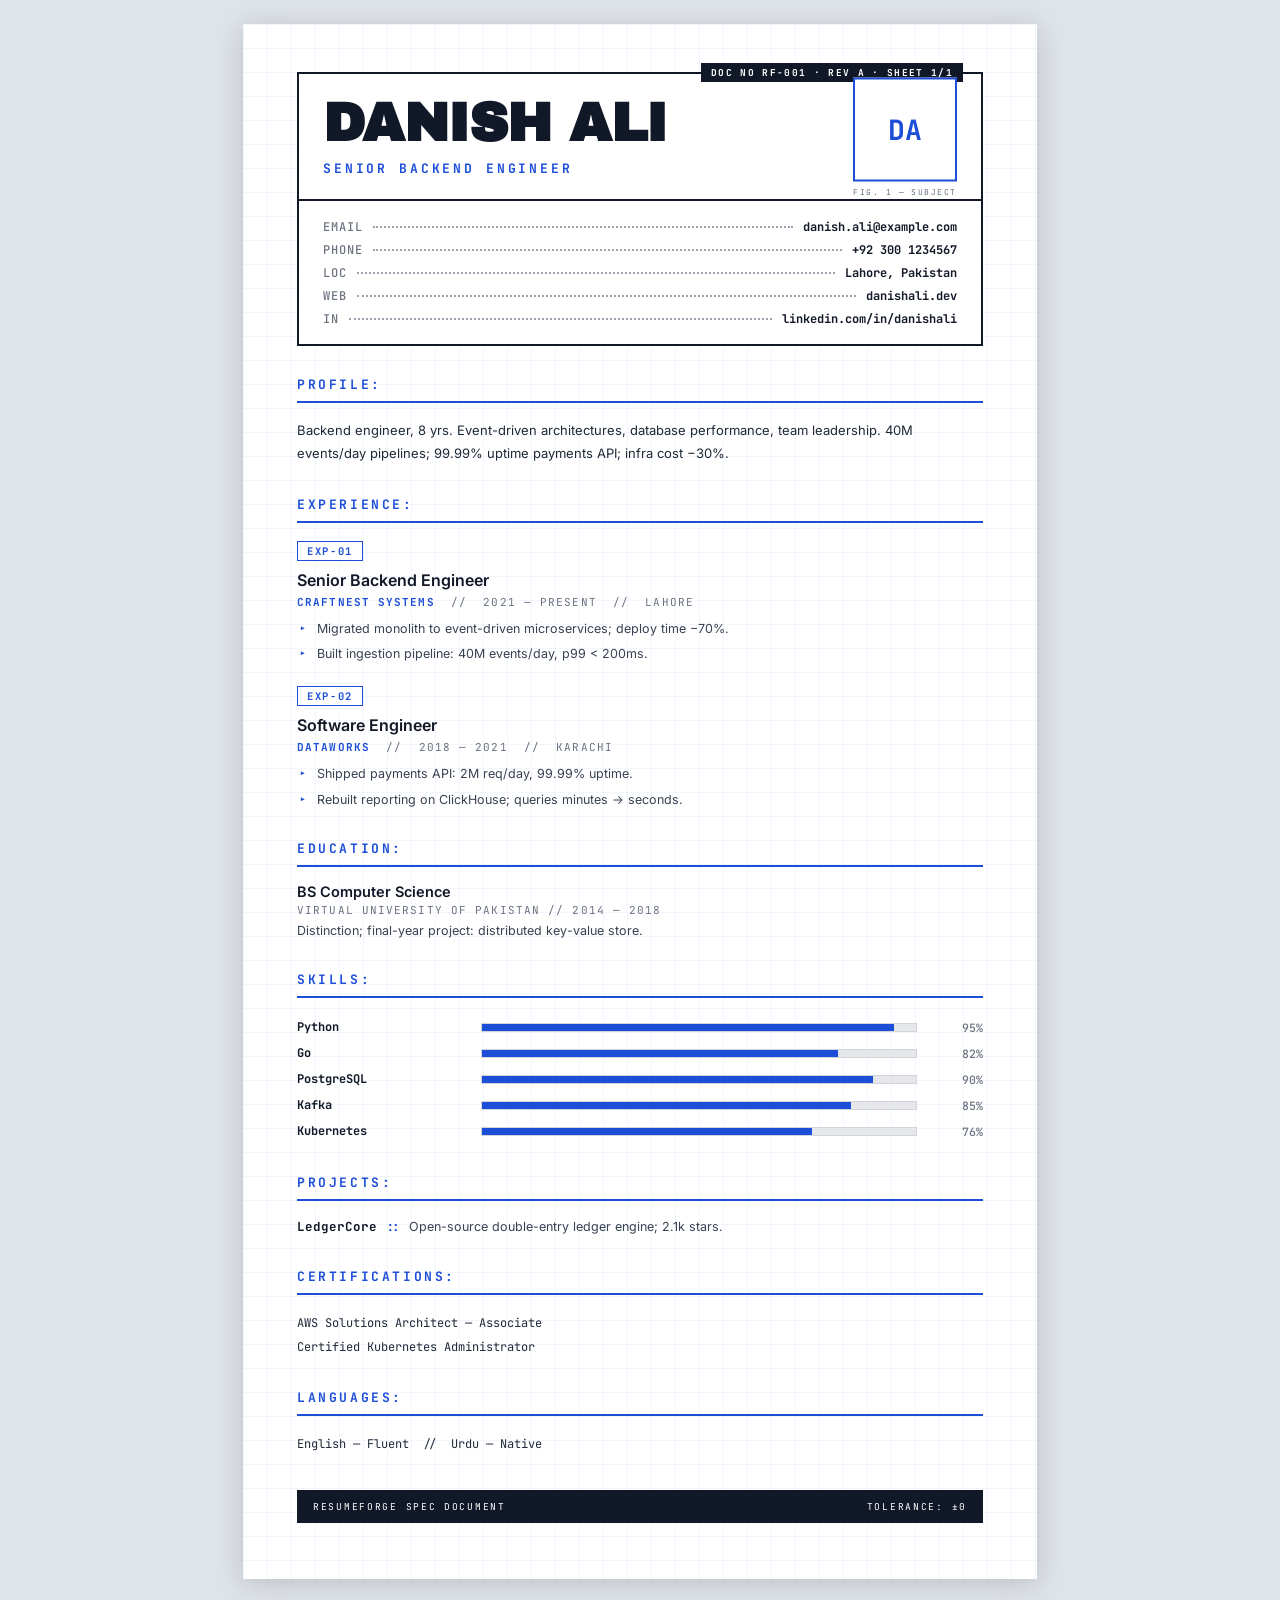
<file: docs/templates/spec-sheet/index.html>
<!DOCTYPE html>
<html lang="en">
<head>
<meta charset="UTF-8">
<meta name="viewport" content="width=device-width, initial-scale=1.0">
<title>Spec Sheet — Résumé</title>
<link rel="preconnect" href="https://fonts.googleapis.com">
<link rel="preconnect" href="https://fonts.gstatic.com" crossorigin>
<link href="https://fonts.googleapis.com/css2?family=Archivo+Black&family=JetBrains+Mono:wght@400;500;700&family=Inter:wght@400;500;600&display=swap" rel="stylesheet">
<style>
  * { margin:0; padding:0; box-sizing:border-box; }
  @page { size:A4; margin:0; }
  html, body { background:#dfe3ea; }
  body { font-family:'Inter',sans-serif; display:flex; justify-content:center; padding:24px 0; }
  .page {
    width:794px; min-height:1123px; background:#ffffff; color:#111827;
    background-image:
      linear-gradient(rgba(29,78,216,.055) 1px, transparent 1px),
      linear-gradient(90deg, rgba(29,78,216,.055) 1px, transparent 1px);
    background-size:24px 24px;
    padding:48px 54px 56px; position:relative;
    box-shadow:0 4px 28px rgba(0,0,0,.16);
  }
  @media print { body{background:#fff;padding:0;display:block} .page{box-shadow:none} }

  /* ---- drawing title block ---- */
  .title-block {
    border:2px solid #111827; padding:22px 24px; position:relative; margin-bottom:0;
    background:#fff;
  }
  .doc-no {
    position:absolute; top:-11px; right:18px; background:#111827; color:#fff;
    font-family:'JetBrains Mono',monospace; font-size:9.5px; font-weight:700;
    letter-spacing:.14em; padding:3px 10px;
  }
  .title-block h1 {
    font-family:'Archivo Black',sans-serif; font-size:54px; line-height:1;
    letter-spacing:-.01em; color:#111827; text-transform:uppercase;
  }
  .spec-title {
    font-family:'JetBrains Mono',monospace; font-size:13px; font-weight:700;
    letter-spacing:.22em; text-transform:uppercase; color:#1D4ED8; margin-top:10px;
  }
  .fig-box {
    position:absolute; right:24px; top:50%; transform:translateY(-50%);
    width:104px; text-align:center;
  }
  .fig-box img, .fig-box .fig-initials {
    width:104px; height:104px; object-fit:cover; display:block;
    border:2px solid #1D4ED8; background:#fff;
  }
  .fig-box .fig-initials {
    display:flex; align-items:center; justify-content:center;
    font-family:'JetBrains Mono',monospace; font-weight:700; font-size:28px; color:#1D4ED8;
  }
  .fig-box figcaption {
    font-family:'JetBrains Mono',monospace; font-size:8px; letter-spacing:.18em;
    text-transform:uppercase; color:#6b7280; margin-top:5px;
  }

  /* ---- contact spec rows with dotted leaders ---- */
  .contact-spec { border:2px solid #111827; border-top:none; padding:14px 24px; background:#fff; }
  .spec-row {
    display:flex; align-items:baseline;
    font-family:'JetBrains Mono',monospace; font-size:12px; padding:3.5px 0;
  }
  .spec-row .k { color:#6b7280; font-weight:500; letter-spacing:.08em; white-space:nowrap; }
  .spec-row .dots {
    flex:1; border-bottom:2px dotted #9ca3af; margin:0 10px;
    transform:translateY(-3px); min-width:20px;
  }
  .spec-row .v { font-weight:700; color:#111827; text-align:right; word-break:break-all; }

  /* ---- section labels ---- */
  .sec-label {
    font-family:'JetBrains Mono',monospace; font-size:13px; font-weight:700;
    letter-spacing:.2em; text-transform:uppercase; color:#1D4ED8;
    margin:30px 0 0;
  }
  .sec-rule { height:2px; background:#1D4ED8; margin:8px 0 16px; }
  .sec-body { background:rgba(255,255,255,.72); }

  .summary {
    font-size:13px; line-height:1.8; color:#1f2937;
  }

  /* ---- numbered experience items ---- */
  .exp-item { margin-bottom:20px; }
  .exp-no {
    display:inline-block; font-family:'JetBrains Mono',monospace; font-size:10.5px;
    font-weight:700; letter-spacing:.16em; color:#1D4ED8;
    border:1.5px solid #1D4ED8; padding:2px 9px; margin-bottom:9px; background:#fff;
  }
  .exp-role { font-size:16px; font-weight:600; color:#111827; }
  .exp-meta {
    font-family:'JetBrains Mono',monospace; font-size:11px; letter-spacing:.1em;
    text-transform:uppercase; color:#6b7280; margin:5px 0 9px;
  }
  .exp-meta .co { color:#1D4ED8; font-weight:700; }
  .exp-item ul { list-style:none; }
  .exp-item li {
    font-size:12.5px; line-height:1.7; color:#374151; padding-left:20px;
    position:relative; margin-bottom:4px;
  }
  .exp-item li::before {
    content:"▸"; position:absolute; left:2px; color:#1D4ED8; font-weight:700;
    font-family:'JetBrains Mono',monospace;
  }

  /* ---- education ---- */
  .edu { margin-bottom:14px; }
  .edu .deg { font-size:14.5px; font-weight:600; color:#111827; }
  .edu .sch {
    font-family:'JetBrains Mono',monospace; font-size:11px; letter-spacing:.1em;
    text-transform:uppercase; color:#6b7280; margin-top:3px;
  }
  .edu .det { font-size:12.5px; color:#374151; margin-top:4px; line-height:1.65; }

  /* ---- skill rows with level bars ---- */
  .skill-row {
    display:flex; align-items:center; gap:14px; padding:5px 0;
    font-family:'JetBrains Mono',monospace;
  }
  .skill-row .sname { width:170px; flex:none; font-size:12px; font-weight:700; color:#111827; }
  .skill-row .bar { flex:1; height:9px; background:#E5E7EB; border:1px solid #d1d5db; }
  .skill-row .fill { height:100%; background:#1D4ED8; }
  .skill-row .pct { width:52px; flex:none; text-align:right; font-size:11.5px; font-weight:500; color:#6b7280; }

  /* ---- projects ---- */
  .proj { margin-bottom:12px; font-size:12.5px; line-height:1.65; color:#374151; }
  .proj .pname {
    font-family:'JetBrains Mono',monospace; font-weight:700; font-size:12.5px; color:#111827;
  }
  .proj .pname::after { content:" :: "; color:#1D4ED8; }

  .mono-list {
    font-family:'JetBrains Mono',monospace; font-size:12px; line-height:2; color:#1f2937;
  }

  /* ---- signature ---- */
  .sig-wrap { margin-top:32px; text-align:right; }
  .sig-label {
    font-family:'JetBrains Mono',monospace; font-size:12px; font-weight:700;
    letter-spacing:.2em; text-transform:uppercase; color:#1D4ED8; margin-bottom:6px;
  }
  .sig-wrap img { max-height:70px; max-width:250px; }
  .sig-wrap .sig-rule {
    width:230px; border-top:2px solid #111827; margin:4px 0 0 auto;
  }

  .footer-strip {
    margin-top:34px; border:2px solid #111827; background:#111827; color:#fff;
    font-family:'JetBrains Mono',monospace; font-size:9.5px; letter-spacing:.18em;
    text-transform:uppercase; padding:8px 14px;
    display:flex; justify-content:space-between;
  }
</style>
</head>
<body>
<div class="page" id="page"></div>
<script>
function esc(s){return String(s==null?"":s).replace(/[&<>"']/g,function(c){return{"&":"&amp;","<":"&lt;",">":"&gt;",'"':"&quot;","'":"&#39;"}[c];});}

function initials(name){
  var p=String(name||"").trim().split(/\s+/).filter(Boolean);
  return ((p[0]?p[0][0]:"")+(p[1]?p[1][0]:"")).toUpperCase()||"--";
}

function secHead(label){return '<div class="sec-label">'+esc(label)+':</div><div class="sec-rule"></div>';}

function contactSpec(d){
  var rows=[["EMAIL",d.email],["PHONE",d.phone],["LOC",d.location],
            ["WEB",d.website],["IN",d.linkedin]];
  var html=rows.filter(function(r){return r[1];}).map(function(r){
    return '<div class="spec-row"><span class="k">'+r[0]+'</span>'+
      '<span class="dots"></span><span class="v">'+esc(r[1])+'</span></div>';
  }).join("");
  return html?'<div class="contact-spec">'+html+'</div>':"";
}

function figBlock(d){
  var inner=d.photoDataUrl
    ? '<img src="'+esc(d.photoDataUrl)+'" alt="Subject">'
    : '<div class="fig-initials">'+esc(initials(d.name))+'</div>';
  return '<div class="fig-box">'+inner+'<figcaption>Fig. 1 — Subject</figcaption></div>';
}

function summarySec(d){
  if(!d.summary)return "";
  return secHead("Profile")+'<p class="summary">'+esc(d.summary)+'</p>';
}

function experienceSec(d){
  if(!d.experience||!d.experience.length)return "";
  var items=d.experience.map(function(j,i){
    var no="EXP-"+("0"+(i+1)).slice(-2);
    var bullets=(j.bullets||[]).map(function(b){return '<li>'+esc(b)+'</li>';}).join("");
    var meta=[j.company?'<span class="co">'+esc(j.company)+'</span>':"",
              j.period?esc(j.period):"", j.location?esc(j.location):""]
              .filter(Boolean).join(" &nbsp;//&nbsp; ");
    return '<div class="exp-item"><div class="exp-no">'+no+'</div>'+
      '<div class="exp-role">'+esc(j.role||"")+'</div>'+
      (meta?'<div class="exp-meta">'+meta+'</div>':"")+
      (bullets?'<ul>'+bullets+'</ul>':"")+'</div>';
  }).join("");
  return secHead("Experience")+items;
}

function educationSec(d){
  if(!d.education||!d.education.length)return "";
  var items=d.education.map(function(e){
    var sch=[e.school,e.period].filter(Boolean).map(esc).join(" // ");
    return '<div class="edu"><div class="deg">'+esc(e.degree||"")+'</div>'+
      (sch?'<div class="sch">'+sch+'</div>':"")+
      (e.detail?'<div class="det">'+esc(e.detail)+'</div>':"")+'</div>';
  }).join("");
  return secHead("Education")+items;
}

function skillsSec(d){
  if(!d.skills||!d.skills.length)return "";
  var rows=d.skills.map(function(s){
    var lv=Math.max(0,Math.min(100,parseInt(s.level,10)||0));
    return '<div class="skill-row"><span class="sname">'+esc(s.name)+'</span>'+
      '<span class="bar"><span class="fill" style="display:block;width:'+lv+'%"></span></span>'+
      '<span class="pct">'+lv+'%</span></div>';
  }).join("");
  return secHead("Skills")+rows;
}

function projectsSec(d){
  if(!d.projects||!d.projects.length)return "";
  var items=d.projects.map(function(p){
    return '<div class="proj"><span class="pname">'+esc(p.name)+'</span>'+esc(p.detail||"")+'</div>';
  }).join("");
  return secHead("Projects")+items;
}

function certsSec(d){
  if(!d.certifications||!d.certifications.length)return "";
  return secHead("Certifications")+'<p class="mono-list">'+d.certifications.map(esc).join("<br>")+'</p>';
}

function langsSec(d){
  if(!d.languages||!d.languages.length)return "";
  return secHead("Languages")+'<p class="mono-list">'+d.languages.map(esc).join(" &nbsp;//&nbsp; ")+'</p>';
}

function sigBlock(d){
  if(!d.signatureDataUrl)return "";
  return '<div class="sig-wrap"><div class="sig-label">Signature:</div>'+
    '<img src="'+esc(d.signatureDataUrl)+'" alt="Signature">'+
    '<div class="sig-rule"></div></div>';
}

window.renderResume=function(d){
  d=d||{};
  if(!d.name)d.name="Your Name";
  var html=
    '<div class="title-block"><div class="doc-no">DOC NO RF-001 · REV A · SHEET 1/1</div>'+
      figBlock(d)+
      '<h1>'+esc(d.name)+'</h1>'+
      (d.title?'<div class="spec-title">'+esc(d.title)+'</div>':"")+
    '</div>'+
    contactSpec(d)+
    summarySec(d)+experienceSec(d)+educationSec(d)+skillsSec(d)+
    projectsSec(d)+certsSec(d)+langsSec(d)+
    sigBlock(d)+
    '<div class="footer-strip"><span>ResumeForge Spec Document</span><span>Tolerance: ±0</span></div>';
  document.getElementById("page").innerHTML=html;
};

var DEFAULT_DATA={
  name:"Danish Ali",title:"Senior Backend Engineer",
  email:"danish.ali@example.com",phone:"+92 300 1234567",location:"Lahore, Pakistan",
  website:"danishali.dev",linkedin:"linkedin.com/in/danishali",
  summary:"Backend engineer, 8 yrs. Event-driven architectures, database performance, team leadership. 40M events/day pipelines; 99.99% uptime payments API; infra cost −30%.",
  experience:[
    {role:"Senior Backend Engineer",company:"CraftNest Systems",period:"2021 — Present",location:"Lahore",
     bullets:["Migrated monolith to event-driven microservices; deploy time −70%.","Built ingestion pipeline: 40M events/day, p99 < 200ms."]},
    {role:"Software Engineer",company:"DataWorks",period:"2018 — 2021",location:"Karachi",
     bullets:["Shipped payments API: 2M req/day, 99.99% uptime.","Rebuilt reporting on ClickHouse; queries minutes → seconds."]}
  ],
  education:[
    {degree:"BS Computer Science",school:"Virtual University of Pakistan",period:"2014 — 2018",detail:"Distinction; final-year project: distributed key-value store."}
  ],
  skills:[{name:"Python",level:95},{name:"Go",level:82},{name:"PostgreSQL",level:90},{name:"Kafka",level:85},{name:"Kubernetes",level:76}],
  projects:[{name:"LedgerCore",detail:"Open-source double-entry ledger engine; 2.1k stars."}],
  certifications:["AWS Solutions Architect — Associate","Certified Kubernetes Administrator"],
  languages:["English — Fluent","Urdu — Native"],
  photoDataUrl:"",signatureDataUrl:""
};

document.addEventListener("DOMContentLoaded",function(){window.renderResume(DEFAULT_DATA);});
</script>
</body>
</html>
</file>
<file: docs/assets/styles.css>
/* ResumeForge gallery + builder — dark editorial studio theme */
:root {
  --bg: #0d0f12;
  --panel: #14171c;
  --panel-2: #1a1e25;
  --ink: #ece7dd;
  --muted: #9aa0aa;
  --faint: #6b717b;
  --accent: #d9a441;
  --accent-ink: #14100a;
  --line: #262b33;
  --paper: #ffffff;
  --radius: 10px;
  --font-display: "Fraunces", Georgia, serif;
  --font-body: "Public Sans", system-ui, sans-serif;
}

* { box-sizing: border-box; margin: 0; padding: 0; }
html { scroll-behavior: smooth; }
body {
  background: var(--bg);
  color: var(--ink);
  font-family: var(--font-body);
  font-size: 15px;
  line-height: 1.6;
  -webkit-font-smoothing: antialiased;
}
a { color: inherit; text-decoration: none; }
::selection { background: var(--accent); color: var(--accent-ink); }

/* ---------- shell ---------- */
.wrap { max-width: 1280px; margin: 0 auto; padding: 0 28px; }

.site-head {
  display: flex; align-items: center; justify-content: space-between;
  padding: 22px 0; border-bottom: 1px solid var(--line);
}
.brand { font-family: var(--font-display); font-size: 24px; font-weight: 700; letter-spacing: -0.01em; }
.brand em { color: var(--accent); font-style: normal; }
.site-head nav a { color: var(--muted); font-size: 14px; margin-left: 26px; }
.site-head nav a:hover, .site-head nav a.active { color: var(--ink); }
.site-head nav a.active { border-bottom: 2px solid var(--accent); padding-bottom: 4px; }

/* ---------- hero ---------- */
.hero { padding: 72px 0 46px; }
.hero .kicker {
  font-size: 12px; font-weight: 700; letter-spacing: 0.28em; text-transform: uppercase;
  color: var(--accent); margin-bottom: 18px;
}
.hero h1 {
  font-family: var(--font-display); font-weight: 600;
  font-size: clamp(38px, 5.4vw, 68px); line-height: 1.04; letter-spacing: -0.015em;
  max-width: 16em;
}
.hero h1 .it { font-style: italic; font-weight: 400; }
.hero p.lede { color: var(--muted); font-size: 17px; max-width: 44em; margin-top: 18px; }
.stats { display: flex; gap: 44px; margin-top: 34px; flex-wrap: wrap; }
.stat .n { font-family: var(--font-display); font-size: 34px; font-weight: 700; color: var(--ink); }
.stat .n small { font-size: 18px; color: var(--accent); }
.stat .l { font-size: 12px; letter-spacing: 0.18em; text-transform: uppercase; color: var(--faint); margin-top: 2px; }

/* ---------- controls ---------- */
.controls {
  position: sticky; top: 0; z-index: 20;
  background: rgba(13, 15, 18, 0.94); backdrop-filter: blur(8px);
  border-top: 1px solid var(--line); border-bottom: 1px solid var(--line);
  padding: 16px 0; margin-top: 10px;
}
.controls .row { display: flex; gap: 14px; align-items: center; flex-wrap: wrap; }
.search {
  flex: 1 1 240px; display: flex; align-items: center; gap: 10px;
  background: var(--panel); border: 1px solid var(--line); border-radius: 8px;
  padding: 10px 14px;
}
.search svg { flex: none; color: var(--faint); }
.search input {
  background: none; border: none; outline: none; color: var(--ink);
  font-size: 14px; width: 100%; font-family: var(--font-body);
}
.search input::placeholder { color: var(--faint); }
select.filter {
  background: var(--panel); color: var(--ink); border: 1px solid var(--line);
  border-radius: 8px; padding: 10px 12px; font-size: 14px; font-family: var(--font-body);
  cursor: pointer;
}
.count { color: var(--faint); font-size: 13px; margin-left: auto; white-space: nowrap; }
.count strong { color: var(--ink); }
.chips { display: flex; gap: 8px; flex-wrap: wrap; margin-top: 12px; }
.chip {
  border: 1px solid var(--line); background: transparent; color: var(--muted);
  border-radius: 20px; padding: 6px 14px; font-size: 12.5px; cursor: pointer;
  font-family: var(--font-body); transition: border-color 0.15s, color 0.15s;
}
.chip:hover { border-color: var(--accent); color: var(--ink); }
.chip.on { background: var(--accent); border-color: var(--accent); color: var(--accent-ink); font-weight: 600; }

/* ---------- gallery grid ---------- */
.grid {
  display: grid; grid-template-columns: repeat(auto-fill, minmax(300px, 1fr));
  gap: 26px; padding: 34px 0 70px;
}
.card {
  background: var(--panel); border: 1px solid var(--line); border-radius: var(--radius);
  overflow: hidden; transition: transform 0.18s ease, border-color 0.18s ease;
  display: flex; flex-direction: column;
}
.card:hover { transform: translateY(-5px); border-color: var(--accent); }
.preview {
  height: 300px; overflow: hidden; background: var(--paper);
  border-bottom: 1px solid var(--line); position: relative;
}
.preview iframe { width: 794px; height: 1123px; border: 0; transform-origin: top left; display: block; pointer-events: none; }
.card-body { padding: 18px 20px 20px; }
.card-no { font-size: 11px; letter-spacing: 0.24em; color: var(--faint); font-weight: 700; margin-bottom: 8px; }
.card-body h3 { font-family: var(--font-display); font-size: 21px; font-weight: 600; letter-spacing: -0.01em; }
.card-body .persona { color: var(--muted); font-size: 13.5px; margin-top: 3px; }
.card-tags { display: flex; gap: 6px; flex-wrap: wrap; margin-top: 12px; }
.card-tags span {
  font-size: 11px; color: var(--faint); border: 1px solid var(--line);
  border-radius: 4px; padding: 2px 8px;
}
.card-tags span.lay { color: var(--accent); border-color: rgba(217, 164, 65, 0.4); }
.empty {
  grid-column: 1 / -1; text-align: center; padding: 70px 20px; color: var(--faint);
}
.empty h3 { font-family: var(--font-display); font-size: 26px; color: var(--ink); margin-bottom: 8px; }

.site-foot {
  border-top: 1px solid var(--line); padding: 30px 0 46px; color: var(--faint); font-size: 13px;
  display: flex; justify-content: space-between; flex-wrap: wrap; gap: 12px;
}

/* ---------- builder ---------- */
.builder-head {
  display: flex; align-items: center; gap: 16px; flex-wrap: wrap;
  padding: 18px 0; border-bottom: 1px solid var(--line);
}
.builder-head .back { color: var(--muted); font-size: 14px; }
.builder-head .back:hover { color: var(--accent); }
.builder-head select {
  background: var(--panel); color: var(--ink); border: 1px solid var(--line);
  border-radius: 8px; padding: 10px 12px; font-size: 14px; font-family: var(--font-body);
  max-width: 340px; cursor: pointer;
}
.builder-head .spacer { flex: 1; }
.btn {
  border: 1px solid var(--line); background: var(--panel-2); color: var(--ink);
  border-radius: 8px; padding: 10px 18px; font-size: 14px; font-weight: 600;
  cursor: pointer; font-family: var(--font-body); transition: background 0.15s, border-color 0.15s;
}
.btn:hover { border-color: var(--accent); }
.btn.primary { background: var(--accent); border-color: var(--accent); color: var(--accent-ink); }
.btn.primary:hover { background: #e5b45a; }
.tpl-info { font-size: 13px; color: var(--faint); width: 100%; }
.tpl-info strong { color: var(--muted); }

.builder-main {
  display: grid; grid-template-columns: 430px 1fr; gap: 28px;
  padding: 26px 0 70px; align-items: start;
}
.form-panel { display: flex; flex-direction: column; gap: 20px; }
fieldset {
  border: 1px solid var(--line); border-radius: var(--radius);
  padding: 18px; background: var(--panel);
}
fieldset legend {
  font-size: 12px; font-weight: 700; letter-spacing: 0.2em; text-transform: uppercase;
  color: var(--accent); padding: 0 8px;
}
.field { margin-bottom: 12px; }
.field:last-child { margin-bottom: 0; }
.field label { display: block; font-size: 12.5px; color: var(--muted); margin-bottom: 5px; font-weight: 600; }
.field input, .field textarea {
  width: 100%; background: var(--bg); border: 1px solid var(--line); border-radius: 6px;
  color: var(--ink); padding: 9px 12px; font-size: 14px; font-family: var(--font-body);
  outline: none; resize: vertical;
}
.field input:focus, .field textarea:focus { border-color: var(--accent); }
.upload-row { display: flex; gap: 12px; align-items: flex-end; }
.upload-row > div { flex: 1; }
.upload-prev { width: 52px; height: 52px; object-fit: cover; border-radius: 8px; border: 1px solid var(--line); flex: none; }
.mini-btn { flex: none; font-size: 12px; padding: 6px 10px; border-radius: 8px; border: 1px solid var(--line); background: transparent; color: var(--muted); cursor: pointer; }
.mini-btn:hover { color: var(--ink); border-color: var(--muted); }
.field textarea { min-height: 76px; }
.field .hint { font-size: 11.5px; color: var(--faint); margin-top: 4px; }
.exp-entry { border-top: 1px dashed var(--line); padding-top: 14px; margin-top: 14px; }
.exp-entry:first-of-type { border-top: none; padding-top: 0; margin-top: 0; }
.exp-entry .en { font-size: 12px; font-weight: 700; letter-spacing: 0.14em; color: var(--faint); margin-bottom: 10px; }

.preview-panel { position: sticky; top: 16px; }
.preview-bar {
  display: flex; align-items: center; justify-content: space-between;
  margin-bottom: 12px; color: var(--faint); font-size: 13px;
}
.preview-frame {
  background: var(--paper); border: 1px solid var(--line); border-radius: var(--radius);
  overflow: hidden; height: 78vh; min-height: 560px;
}
.preview-frame iframe { width: 100%; height: 100%; border: 0; background: var(--paper); }

@media (max-width: 1020px) {
  .builder-main { grid-template-columns: 1fr; }
  /* Form + preview on one screen: sticky live preview above the form. */
  .preview-panel {
    position: sticky; top: 0; z-index: 30;
    background: var(--bg); padding: 10px 0 12px;
    border-bottom: 1px solid var(--line);
  }
  .preview-frame { height: 36vh; min-height: 260px; }
  body.preview-full .preview-panel {
    position: fixed; inset: 0; z-index: 60; padding: 12px;
    border-bottom: none; overflow: auto;
  }
  body.preview-full .preview-frame { height: calc(100vh - 76px); min-height: 0; }
}
@media (max-width: 640px) {
  .wrap { padding: 0 16px; }
  .hero { padding: 48px 0 34px; }
  .grid { grid-template-columns: 1fr; }
  .site-head nav a { margin-left: 16px; }
}
@media (prefers-reduced-motion: reduce) {
  html { scroll-behavior: auto; }
  .card { transition: none; }
  .card:hover { transform: none; }
}
</file>
